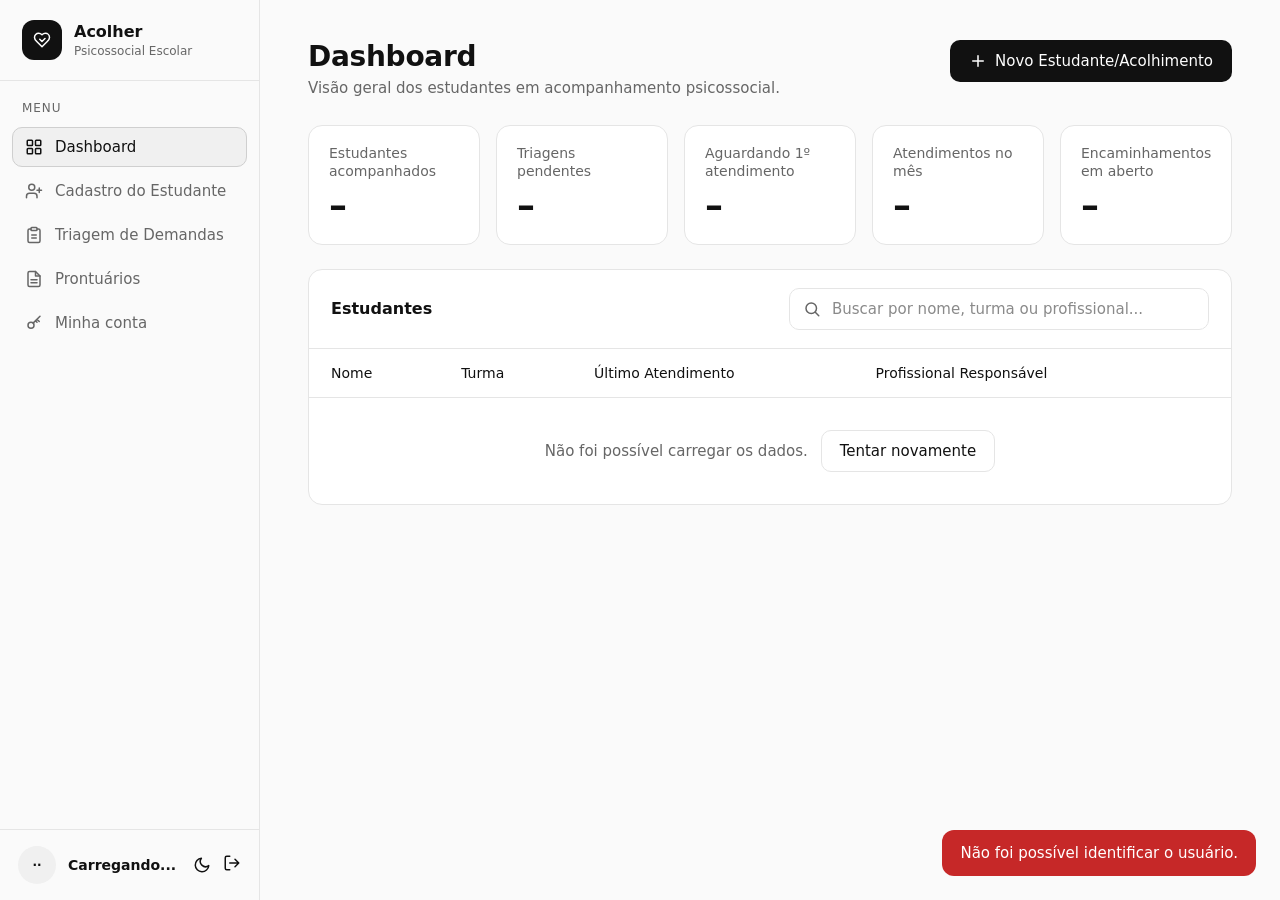
<file: index.html>
<!DOCTYPE html>
<html lang="pt-BR">
<head>
  <meta charset="UTF-8">
  <meta name="viewport" content="width=device-width, initial-scale=1">
  <title>Dashboard · Acolher</title>
  <link rel="stylesheet" href="assets/css/style.css">
  <script src="assets/js/tema.js"></script>
</head>
<body>

<!-- Ícones reaproveitáveis: usamos <use href="#i-nome"> onde precisar -->
<svg width="0" height="0" style="position:absolute" aria-hidden="true">
  <defs>
    <symbol id="i-logo" viewBox="0 0 24 24"><path d="M19 14c1.5-1.5 3-3.2 3-5.5A5.5 5.5 0 0 0 16.5 3c-1.8 0-3 .5-4.5 2-1.5-1.5-2.7-2-4.5-2A5.5 5.5 0 0 0 2 8.5c0 2.3 1.5 4 3 5.5l7 7Z"/><path d="m9 11 3 3 4-4"/></symbol>
    <symbol id="i-grid" viewBox="0 0 24 24"><rect x="3" y="3" width="7" height="7" rx="1"/><rect x="14" y="3" width="7" height="7" rx="1"/><rect x="14" y="14" width="7" height="7" rx="1"/><rect x="3" y="14" width="7" height="7" rx="1"/></symbol>
    <symbol id="i-user-plus" viewBox="0 0 24 24"><path d="M16 21v-2a4 4 0 0 0-4-4H6a4 4 0 0 0-4 4v2"/><circle cx="9" cy="7" r="4"/><path d="M19 8v6M22 11h-6"/></symbol>
    <symbol id="i-clipboard" viewBox="0 0 24 24"><rect x="8" y="2" width="8" height="4" rx="1"/><path d="M16 4h2a2 2 0 0 1 2 2v14a2 2 0 0 1-2 2H6a2 2 0 0 1-2-2V6a2 2 0 0 1 2-2h2M9 12h6M9 16h6"/></symbol>
    <symbol id="i-file" viewBox="0 0 24 24"><path d="M14 2H6a2 2 0 0 0-2 2v16a2 2 0 0 0 2 2h12a2 2 0 0 0 2-2V8Z"/><path d="M14 2v6h6M8 13h8M8 17h8"/></symbol>
    <symbol id="i-logout" viewBox="0 0 24 24"><path d="M9 21H5a2 2 0 0 1-2-2V5a2 2 0 0 1 2-2h4M16 17l5-5-5-5M21 12H9"/></symbol>
    <symbol id="i-plus" viewBox="0 0 24 24"><path d="M12 5v14M5 12h14"/></symbol>
    <symbol id="i-search" viewBox="0 0 24 24"><circle cx="11" cy="11" r="7"/><path d="m21 21-4.3-4.3"/></symbol>
    <symbol id="i-chevron" viewBox="0 0 24 24"><path d="m9 6 6 6-6 6"/></symbol>
    <symbol id="i-key" viewBox="0 0 24 24"><circle cx="8" cy="15" r="4"/><path d="m10.8 12.2 9.2-9.2M16 7l3 3M14 9l2 2"/></symbol>
    <symbol id="i-users" viewBox="0 0 24 24"><path d="M16 21v-2a4 4 0 0 0-4-4H6a4 4 0 0 0-4 4v2"/><circle cx="9" cy="7" r="4"/><path d="M22 21v-2a4 4 0 0 0-3-3.9M16 3.1a4 4 0 0 1 0 7.8"/></symbol>
    <symbol id="i-school" viewBox="0 0 24 24"><path d="m22 10-10-5-10 5 10 5 10-5Z"/><path d="M6 12v5c0 1 2.7 3 6 3s6-2 6-3v-5M22 10v6"/></symbol>
  </defs>
</svg>

<div class="layout">

  <!-- ============ MENU LATERAL ============ -->
  <aside class="sidebar">
    <div class="marca">
      <div class="marca-icone"><svg class="icone"><use href="#i-logo"/></svg></div>
      <div>
        <strong>Acolher</strong>
        <span>Psicossocial Escolar</span>
      </div>
    </div>

    <nav class="menu">
      <p class="menu-titulo">MENU</p>
      <a href="index.html" class="ativo"><svg class="icone"><use href="#i-grid"/></svg>Dashboard</a>
      <a href="cadastro-estudante.html"><svg class="icone"><use href="#i-user-plus"/></svg>Cadastro do Estudante</a>
      <a href="triagem-demandas.html"><svg class="icone"><use href="#i-clipboard"/></svg>Triagem de Demandas</a>
      <a href="prontuario.html"><svg class="icone"><use href="#i-file"/></svg>Prontuários</a>
      <a href="estudantes.html" id="menu-estudantes" hidden><svg class="icone"><use href="#i-school"/></svg>Estudantes</a>
      <a href="usuarios.html" id="menu-usuarios" hidden><svg class="icone"><use href="#i-users"/></svg>Usuários</a>
      <a href="minha-conta.html"><svg class="icone"><use href="#i-key"/></svg>Minha conta</a>
    </nav>

    <!-- Usuário logado: preenchido pelo comum.js (carregarUsuario) -->
    <div class="usuario">
      <div class="avatar" id="usuario-avatar">··</div>
      <div class="usuario-info">
        <strong id="usuario-nome">Carregando...</strong>
        <span id="usuario-cargo"></span>
      </div>
      <a href="#" class="sair" title="Sair"><svg class="icone"><use href="#i-logout"/></svg></a>
    </div>
  </aside>

  <!-- ============ CONTEÚDO ============ -->
  <main class="conteudo largo">

    <div class="topo-pagina">
      <div>
        <h1>Dashboard</h1>
        <p class="subtitulo">Visão geral dos estudantes em acompanhamento psicossocial.</p>
      </div>
      <a href="cadastro-estudante.html" class="btn btn-escuro">
        <svg class="icone"><use href="#i-plus"/></svg>Novo Estudante/Acolhimento
      </a>
    </div>

    <!-- ---------- 4 indicadores (preenchidos pelo JS) ---------- -->
    <section class="cards-resumo" aria-label="Indicadores">
      <div class="card indicador">
        <span class="indicador-rotulo">Estudantes acompanhados</span>
        <strong class="indicador-valor" id="card-acompanhados">–</strong>
      </div>
      <div class="card indicador">
        <span class="indicador-rotulo">Triagens pendentes</span>
        <strong class="indicador-valor" id="card-triagens">–</strong>
      </div>
      <div class="card indicador">
        <span class="indicador-rotulo">Aguardando 1º atendimento</span>
        <strong class="indicador-valor" id="card-aguardando">–</strong>
      </div>
      <div class="card indicador">
        <span class="indicador-rotulo">Atendimentos no mês</span>
        <strong class="indicador-valor" id="card-atendimentos">–</strong>
      </div>
      <div class="card indicador">
        <span class="indicador-rotulo">Encaminhamentos em aberto</span>
        <strong class="indicador-valor" id="card-enc-abertos">–</strong>
        <!-- Só aparece quando há encaminhamento aberto com prazo vencido -->
        <span class="indicador-alerta" id="card-enc-vencidos" hidden></span>
      </div>
    </section>

    <!-- ---------- Lista de estudantes ---------- -->
    <section class="card">
      <header class="card-topo entre">
        <h2>Estudantes</h2>
        <div class="busca">
          <svg class="icone"><use href="#i-search"/></svg>
          <input id="busca" type="search" placeholder="Buscar por nome, turma ou profissional..." autocomplete="off" aria-label="Buscar estudantes">
        </div>
      </header>

      <div class="tabela-rolagem">
        <table class="tabela">
          <thead>
            <tr>
              <th>Nome</th>
              <th>Turma</th>
              <th>Último Atendimento</th>
              <th>Profissional Responsável</th>
              <th class="col-seta"><span class="so-leitor">Abrir</span></th>
            </tr>
          </thead>
          <tbody id="lista-estudantes">
            <tr><td colspan="5" class="vazio">Carregando...</td></tr>
          </tbody>
        </table>
      </div>

      <!-- Paginação: só aparece quando há mais estudantes do que cabe em uma página -->
      <footer class="paginacao" id="paginacao" hidden>
        <span id="pag-info"></span>
        <div class="pag-botoes">
          <button type="button" class="btn btn-claro" id="pag-anterior">Anterior</button>
          <span id="pag-numero"></span>
          <button type="button" class="btn btn-claro" id="pag-proximo">Próxima</button>
        </div>
      </footer>
    </section>
  </main>
</div>

<div id="aviso" class="aviso" role="status" aria-live="polite"></div>

<script src="assets/js/comum.js"></script>
<script src="assets/js/dashboard.js"></script>
</body>
</html>
</file>
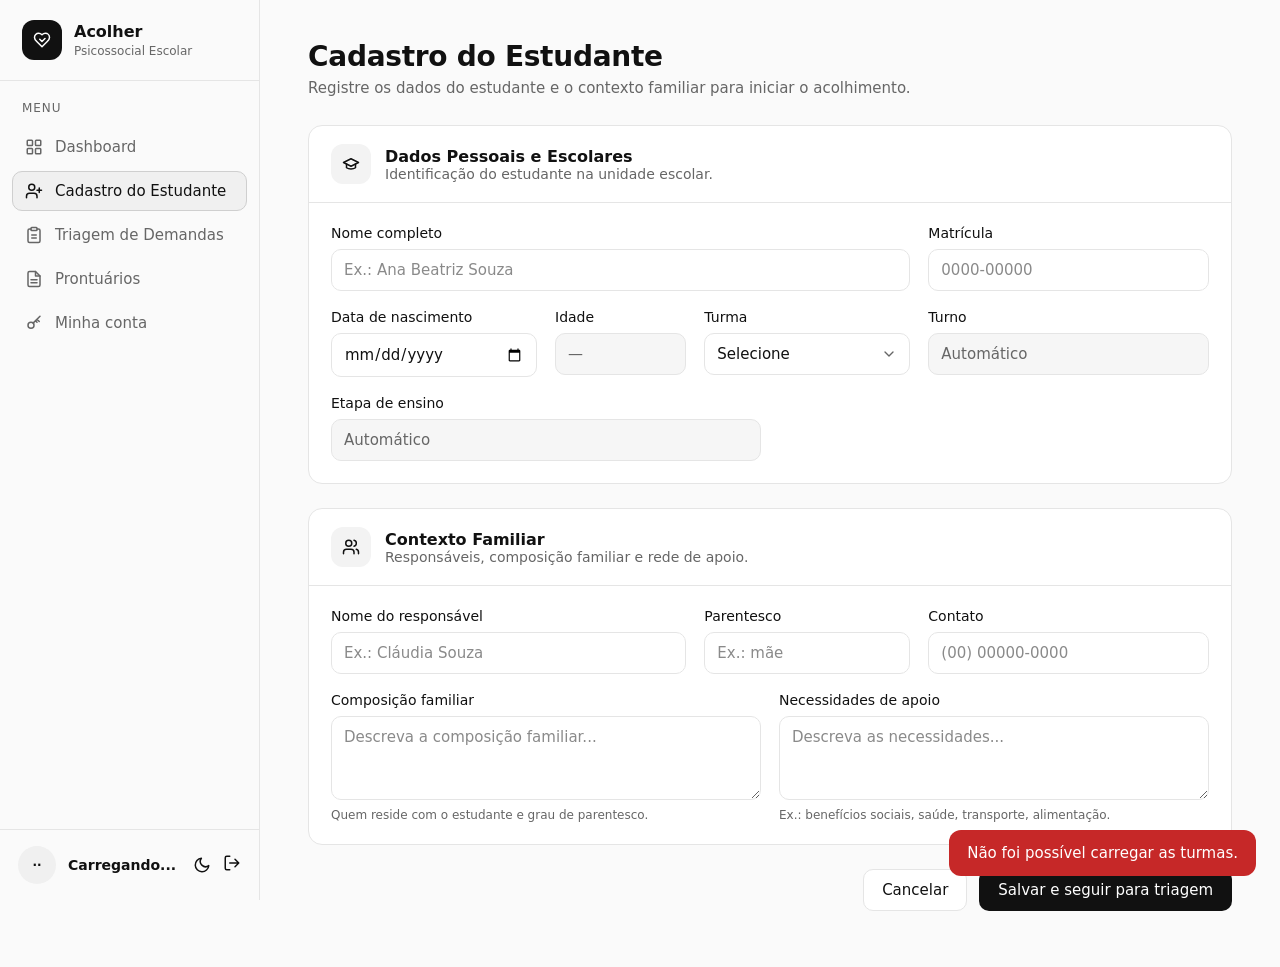
<file: cadastro-estudante.html>
<!DOCTYPE html>
<html lang="pt-BR">
<head>
  <meta charset="UTF-8">
  <meta name="viewport" content="width=device-width, initial-scale=1">
  <title>Cadastro do Estudante · Acolher</title>
  <link rel="stylesheet" href="assets/css/style.css">
  <script src="assets/js/tema.js"></script>
</head>
<body>

<!-- Ícones reaproveitáveis: usamos <use href="#i-nome"> onde precisar -->
<svg width="0" height="0" style="position:absolute" aria-hidden="true">
  <defs>
    <symbol id="i-logo" viewBox="0 0 24 24"><path d="M19 14c1.5-1.5 3-3.2 3-5.5A5.5 5.5 0 0 0 16.5 3c-1.8 0-3 .5-4.5 2-1.5-1.5-2.7-2-4.5-2A5.5 5.5 0 0 0 2 8.5c0 2.3 1.5 4 3 5.5l7 7Z"/><path d="m9 11 3 3 4-4"/></symbol>
    <symbol id="i-grid" viewBox="0 0 24 24"><rect x="3" y="3" width="7" height="7" rx="1"/><rect x="14" y="3" width="7" height="7" rx="1"/><rect x="14" y="14" width="7" height="7" rx="1"/><rect x="3" y="14" width="7" height="7" rx="1"/></symbol>
    <symbol id="i-user-plus" viewBox="0 0 24 24"><path d="M16 21v-2a4 4 0 0 0-4-4H6a4 4 0 0 0-4 4v2"/><circle cx="9" cy="7" r="4"/><path d="M19 8v6M22 11h-6"/></symbol>
    <symbol id="i-clipboard" viewBox="0 0 24 24"><rect x="8" y="2" width="8" height="4" rx="1"/><path d="M16 4h2a2 2 0 0 1 2 2v14a2 2 0 0 1-2 2H6a2 2 0 0 1-2-2V6a2 2 0 0 1 2-2h2M9 12h6M9 16h6"/></symbol>
    <symbol id="i-file" viewBox="0 0 24 24"><path d="M14 2H6a2 2 0 0 0-2 2v16a2 2 0 0 0 2 2h12a2 2 0 0 0 2-2V8Z"/><path d="M14 2v6h6M8 13h8M8 17h8"/></symbol>
    <symbol id="i-logout" viewBox="0 0 24 24"><path d="M9 21H5a2 2 0 0 1-2-2V5a2 2 0 0 1 2-2h4M16 17l5-5-5-5M21 12H9"/></symbol>
    <symbol id="i-school" viewBox="0 0 24 24"><path d="M22 10 12 5 2 10l10 5 10-5Z"/><path d="M6 12v5c3 2 9 2 12 0v-5"/></symbol>
    <symbol id="i-users" viewBox="0 0 24 24"><path d="M16 21v-2a4 4 0 0 0-4-4H6a4 4 0 0 0-4 4v2"/><circle cx="9" cy="7" r="4"/><path d="M22 21v-2a4 4 0 0 0-3-3.9M16 3.1a4 4 0 0 1 0 7.8"/></symbol>
    <symbol id="i-key" viewBox="0 0 24 24"><circle cx="8" cy="15" r="4"/><path d="m10.8 12.2 9.2-9.2M16 7l3 3M14 9l2 2"/></symbol>
  </defs>
</svg>

<div class="layout">

  <!-- ============ MENU LATERAL ============ -->
  <aside class="sidebar">
    <div class="marca">
      <div class="marca-icone"><svg class="icone"><use href="#i-logo"/></svg></div>
      <div>
        <strong>Acolher</strong>
        <span>Psicossocial Escolar</span>
      </div>
    </div>

    <nav class="menu">
      <p class="menu-titulo">MENU</p>
      <!-- As outras telas ainda não existem: os links serão ligados quando forem criadas -->
      <a href="index.html"><svg class="icone"><use href="#i-grid"/></svg>Dashboard</a>
      <a href="cadastro-estudante.html" class="ativo"><svg class="icone"><use href="#i-user-plus"/></svg>Cadastro do Estudante</a>
      <a href="triagem-demandas.html"><svg class="icone"><use href="#i-clipboard"/></svg>Triagem de Demandas</a>
      <a href="prontuario.html"><svg class="icone"><use href="#i-file"/></svg>Prontuários</a>
      <a href="estudantes.html" id="menu-estudantes" hidden><svg class="icone"><use href="#i-school"/></svg>Estudantes</a>
      <a href="usuarios.html" id="menu-usuarios" hidden><svg class="icone"><use href="#i-users"/></svg>Usuários</a>
      <a href="minha-conta.html"><svg class="icone"><use href="#i-key"/></svg>Minha conta</a>
    </nav>

    <!-- Usuário logado: preenchido pelo comum.js (carregarUsuario) -->
    <div class="usuario">
      <div class="avatar" id="usuario-avatar">··</div>
      <div class="usuario-info">
        <strong id="usuario-nome">Carregando...</strong>
        <span id="usuario-cargo"></span>
      </div>
      <a href="#" class="sair" title="Sair"><svg class="icone"><use href="#i-logout"/></svg></a>
    </div>
  </aside>

  <!-- ============ CONTEÚDO ============ -->
  <main class="conteudo">
    <h1>Cadastro do Estudante</h1>
    <p class="subtitulo">Registre os dados do estudante e o contexto familiar para iniciar o acolhimento.</p>

    <!-- novalidate: a validação é feita pelo nosso JS (e pelo PHP), com mensagens em português -->
    <form id="form-estudante" novalidate>

      <!-- ---------- Card 1: dados pessoais e escolares ---------- -->
      <section class="card">
        <header class="card-topo">
          <div class="card-icone"><svg class="icone"><use href="#i-school"/></svg></div>
          <div>
            <h2>Dados Pessoais e Escolares</h2>
            <p>Identificação do estudante na unidade escolar.</p>
          </div>
        </header>

        <div class="grade">
          <div class="campo col-8">
            <label for="nome_completo">Nome completo</label>
            <input id="nome_completo" name="nome_completo" type="text" maxlength="150" placeholder="Ex.: Ana Beatriz Souza" required>
            <small class="erro" data-erro="nome_completo"></small>
          </div>

          <div class="campo col-4">
            <label for="matricula">Matrícula</label>
            <input id="matricula" name="matricula" type="text" maxlength="10" inputmode="numeric" placeholder="0000-00000" required>
            <small class="erro" data-erro="matricula"></small>
          </div>

          <div class="campo col-3">
            <label for="data_nascimento">Data de nascimento</label>
            <input id="data_nascimento" name="data_nascimento" type="date" required>
            <small class="erro" data-erro="data_nascimento"></small>
          </div>

          <!-- Idade: calculada pelo JS, não vai para o banco -->
          <div class="campo col-2">
            <label for="idade">Idade</label>
            <input id="idade" type="text" value="—" readonly tabindex="-1">
          </div>

          <div class="campo col-3">
            <label for="turma_id">Turma</label>
            <select id="turma_id" name="turma_id" required>
              <option value="">Selecione</option>
            </select>
            <small class="erro" data-erro="turma_id"></small>
          </div>

          <!-- Turno e Etapa: preenchidos automaticamente a partir da turma escolhida -->
          <div class="campo col-4">
            <label for="turno">Turno</label>
            <input id="turno" type="text" value="Automático" readonly tabindex="-1">
          </div>

          <div class="campo col-6">
            <label for="etapa">Etapa de ensino</label>
            <input id="etapa" type="text" value="Automático" readonly tabindex="-1">
          </div>
        </div>
      </section>

      <!-- ---------- Card 2: contexto familiar ---------- -->
      <section class="card">
        <header class="card-topo">
          <div class="card-icone"><svg class="icone"><use href="#i-users"/></svg></div>
          <div>
            <h2>Contexto Familiar</h2>
            <p>Responsáveis, composição familiar e rede de apoio.</p>
          </div>
        </header>

        <div class="grade">
          <div class="campo col-5">
            <label for="responsavel_nome">Nome do responsável</label>
            <input id="responsavel_nome" name="responsavel_nome" type="text" maxlength="150" placeholder="Ex.: Cláudia Souza" required>
            <small class="erro" data-erro="responsavel_nome"></small>
          </div>

          <div class="campo col-3">
            <label for="responsavel_parentesco">Parentesco</label>
            <input id="responsavel_parentesco" name="responsavel_parentesco" type="text" maxlength="40" placeholder="Ex.: mãe" required>
            <small class="erro" data-erro="responsavel_parentesco"></small>
          </div>

          <div class="campo col-4">
            <label for="responsavel_telefone">Contato</label>
            <input id="responsavel_telefone" name="responsavel_telefone" type="tel" maxlength="15" inputmode="numeric" placeholder="(00) 00000-0000" required>
            <small class="erro" data-erro="responsavel_telefone"></small>
          </div>

          <div class="campo col-6">
            <label for="composicao_familiar">Composição familiar</label>
            <textarea id="composicao_familiar" name="composicao_familiar" rows="3" placeholder="Descreva a composição familiar..."></textarea>
            <small class="dica">Quem reside com o estudante e grau de parentesco.</small>
          </div>

          <div class="campo col-6">
            <label for="necessidades_apoio">Necessidades de apoio</label>
            <textarea id="necessidades_apoio" name="necessidades_apoio" rows="3" placeholder="Descreva as necessidades..."></textarea>
            <small class="dica">Ex.: benefícios sociais, saúde, transporte, alimentação.</small>
          </div>
        </div>
      </section>

      <div class="acoes">
        <button type="button" id="btn-cancelar" class="btn btn-claro">Cancelar</button>
        <button type="submit" id="btn-salvar" class="btn btn-escuro">Salvar e seguir para triagem</button>
      </div>
    </form>
  </main>
</div>

<!-- Aviso rápido (sucesso/erro) no canto da tela -->
<div id="aviso" class="aviso" role="status" aria-live="polite"></div>

<script src="assets/js/comum.js"></script>
<script src="assets/js/cadastro.js"></script>
</body>
</html>
</file>
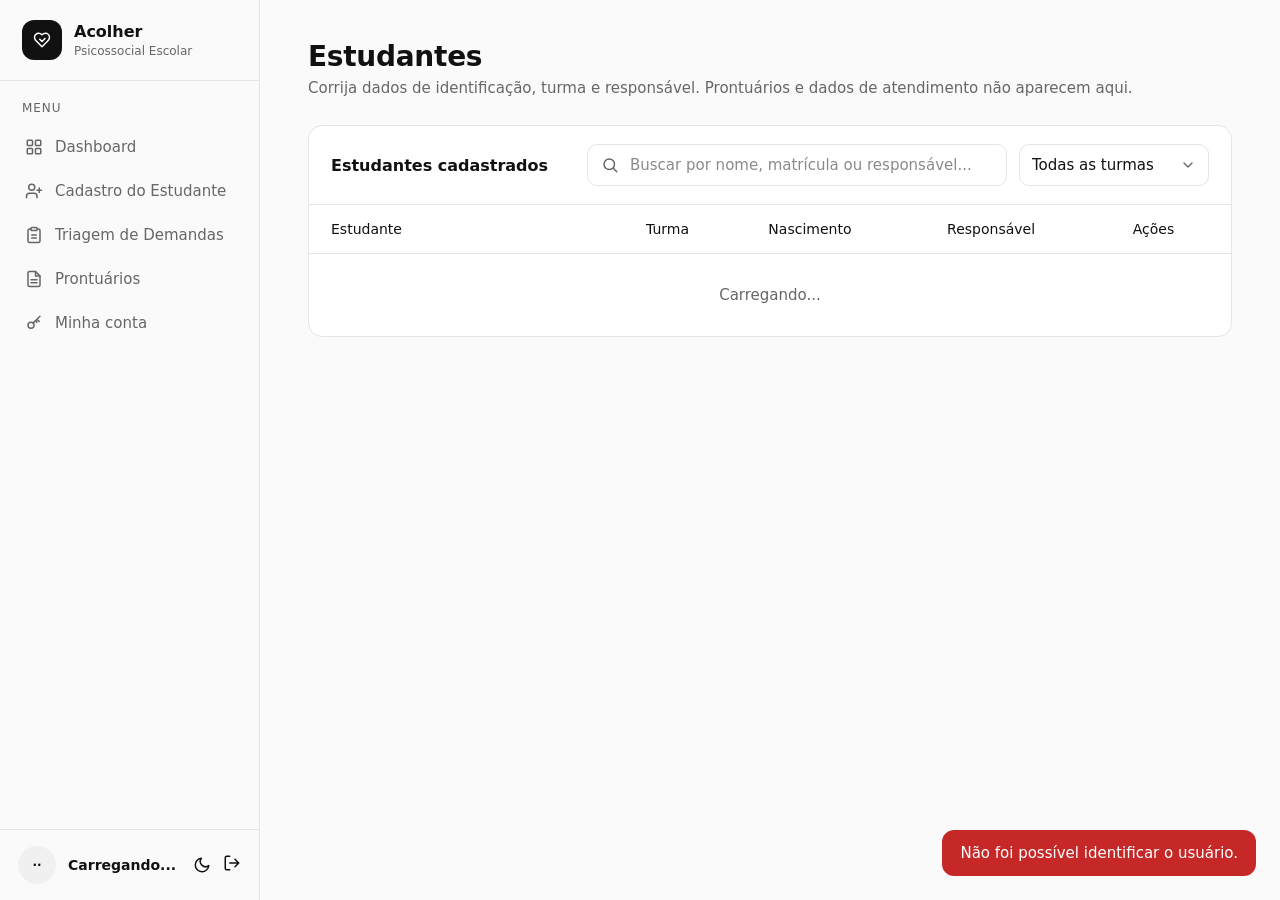
<file: estudantes.html>
<!DOCTYPE html>
<html lang="pt-BR">
<head>
  <meta charset="UTF-8">
  <meta name="viewport" content="width=device-width, initial-scale=1">
  <title>Estudantes · Acolher</title>
  <link rel="stylesheet" href="assets/css/style.css">
  <script src="assets/js/tema.js"></script>
</head>
<body>

<!-- Ícones reaproveitáveis: usamos <use href="#i-nome"> onde precisar -->
<svg width="0" height="0" style="position:absolute" aria-hidden="true">
  <defs>
    <symbol id="i-logo" viewBox="0 0 24 24"><path d="M19 14c1.5-1.5 3-3.2 3-5.5A5.5 5.5 0 0 0 16.5 3c-1.8 0-3 .5-4.5 2-1.5-1.5-2.7-2-4.5-2A5.5 5.5 0 0 0 2 8.5c0 2.3 1.5 4 3 5.5l7 7Z"/><path d="m9 11 3 3 4-4"/></symbol>
    <symbol id="i-grid" viewBox="0 0 24 24"><rect x="3" y="3" width="7" height="7" rx="1"/><rect x="14" y="3" width="7" height="7" rx="1"/><rect x="14" y="14" width="7" height="7" rx="1"/><rect x="3" y="14" width="7" height="7" rx="1"/></symbol>
    <symbol id="i-user-plus" viewBox="0 0 24 24"><path d="M16 21v-2a4 4 0 0 0-4-4H6a4 4 0 0 0-4 4v2"/><circle cx="9" cy="7" r="4"/><path d="M19 8v6M22 11h-6"/></symbol>
    <symbol id="i-clipboard" viewBox="0 0 24 24"><rect x="8" y="2" width="8" height="4" rx="1"/><path d="M16 4h2a2 2 0 0 1 2 2v14a2 2 0 0 1-2 2H6a2 2 0 0 1-2-2V6a2 2 0 0 1 2-2h2M9 12h6M9 16h6"/></symbol>
    <symbol id="i-file" viewBox="0 0 24 24"><path d="M14 2H6a2 2 0 0 0-2 2v16a2 2 0 0 0 2 2h12a2 2 0 0 0 2-2V8Z"/><path d="M14 2v6h6M8 13h8M8 17h8"/></symbol>
    <symbol id="i-logout" viewBox="0 0 24 24"><path d="M9 21H5a2 2 0 0 1-2-2V5a2 2 0 0 1 2-2h4M16 17l5-5-5-5M21 12H9"/></symbol>
    <symbol id="i-users" viewBox="0 0 24 24"><path d="M16 21v-2a4 4 0 0 0-4-4H6a4 4 0 0 0-4 4v2"/><circle cx="9" cy="7" r="4"/><path d="M22 21v-2a4 4 0 0 0-3-3.9M16 3.1a4 4 0 0 1 0 7.8"/></symbol>
    <symbol id="i-search" viewBox="0 0 24 24"><circle cx="11" cy="11" r="7"/><path d="m21 21-4.3-4.3"/></symbol>
    <symbol id="i-key" viewBox="0 0 24 24"><circle cx="8" cy="15" r="4"/><path d="m10.8 12.2 9.2-9.2M16 7l3 3M14 9l2 2"/></symbol>
    <symbol id="i-school" viewBox="0 0 24 24"><path d="m22 10-10-5-10 5 10 5 10-5Z"/><path d="M6 12v5c0 1 2.7 3 6 3s6-2 6-3v-5M22 10v6"/></symbol>
  </defs>
</svg>

<div class="layout">

  <!-- ============ MENU LATERAL ============ -->
  <aside class="sidebar">
    <div class="marca">
      <div class="marca-icone"><svg class="icone"><use href="#i-logo"/></svg></div>
      <div>
        <strong>Acolher</strong>
        <span>Psicossocial Escolar</span>
      </div>
    </div>

    <nav class="menu">
      <p class="menu-titulo">MENU</p>
      <a href="index.html"><svg class="icone"><use href="#i-grid"/></svg>Dashboard</a>
      <a href="cadastro-estudante.html"><svg class="icone"><use href="#i-user-plus"/></svg>Cadastro do Estudante</a>
      <a href="triagem-demandas.html"><svg class="icone"><use href="#i-clipboard"/></svg>Triagem de Demandas</a>
      <a href="prontuario.html"><svg class="icone"><use href="#i-file"/></svg>Prontuários</a>
      <a href="estudantes.html" id="menu-estudantes" hidden class="ativo"><svg class="icone"><use href="#i-school"/></svg>Estudantes</a>
      <a href="usuarios.html" id="menu-usuarios" hidden><svg class="icone"><use href="#i-users"/></svg>Usuários</a>
      <a href="minha-conta.html"><svg class="icone"><use href="#i-key"/></svg>Minha conta</a>
    </nav>

    <!-- Usuário logado: preenchido pelo comum.js (carregarUsuario) -->
    <div class="usuario">
      <div class="avatar" id="usuario-avatar">··</div>
      <div class="usuario-info">
        <strong id="usuario-nome">Carregando...</strong>
        <span id="usuario-cargo"></span>
      </div>
      <a href="#" class="sair" title="Sair"><svg class="icone"><use href="#i-logout"/></svg></a>
    </div>
  </aside>

  <!-- ============ CONTEÚDO ============ -->
  <main class="conteudo largo">
    <h1>Estudantes</h1>
    <p class="subtitulo">Corrija dados de identificação, turma e responsável. Prontuários e dados de atendimento não aparecem aqui.</p>

    <section class="card">
      <header class="card-topo entre">
        <div>
          <h2>Estudantes cadastrados</h2>
          <p id="estudantes-contagem"></p>
        </div>
        <div class="filtros-lista">
          <div class="busca">
            <svg class="icone"><use href="#i-search"/></svg>
            <input id="busca" type="search" placeholder="Buscar por nome, matrícula ou responsável..." autocomplete="off" aria-label="Buscar estudantes">
          </div>
          <select id="filtro-turma" aria-label="Filtrar por turma">
            <option value="">Todas as turmas</option>
          </select>
        </div>
      </header>

      <div class="tabela-rolagem">
        <table class="tabela tabela-estudantes">
          <thead>
            <tr>
              <th>Estudante</th>
              <th>Turma</th>
              <th>Nascimento</th>
              <th>Responsável</th>
              <th>Ações</th>
            </tr>
          </thead>
          <tbody id="lista-estudantes">
            <tr><td colspan="5" class="vazio">Carregando...</td></tr>
          </tbody>
        </table>
      </div>

      <footer class="paginacao" id="paginacao" hidden>
        <span id="pag-info"></span>
        <div class="pag-botoes">
          <button type="button" class="btn btn-claro" id="pag-anterior">Anterior</button>
          <span id="pag-numero"></span>
          <button type="button" class="btn btn-claro" id="pag-proximo">Próxima</button>
        </div>
      </footer>
    </section>
  </main>

  <!-- Janela de edição do estudante -->
  <dialog id="dlg-estudante" class="dlg-larga">
    <form id="form-estudante-edicao" novalidate>
      <h2>Corrigir dados do estudante</h2>
      <div class="grade">
        <div class="campo col-12">
          <label for="ed_nome">Nome completo</label>
          <input id="ed_nome" name="nome_completo" type="text" maxlength="150" autocomplete="off" required>
          <small class="erro" data-erro="nome_completo"></small>
        </div>
        <div class="campo col-6">
          <label for="ed_matricula">Matrícula</label>
          <input id="ed_matricula" name="matricula" type="text" maxlength="10" inputmode="numeric" placeholder="0000-00000" required>
          <small class="erro" data-erro="matricula"></small>
        </div>
        <div class="campo col-6">
          <label for="ed_nascimento">Data de nascimento</label>
          <input id="ed_nascimento" name="data_nascimento" type="date" required>
          <small class="erro" data-erro="data_nascimento"></small>
        </div>
        <div class="campo col-12">
          <label for="ed_turma">Turma</label>
          <select id="ed_turma" name="turma_id" required>
            <option value="">Selecione a turma</option>
          </select>
          <small class="erro" data-erro="turma_id"></small>
          <small class="dica">Para mudar o estudante de turma, escolha a nova turma aqui.</small>
        </div>
        <div class="campo col-12"><p class="subsecao">Responsável principal</p></div>
        <div class="campo col-12">
          <label for="ed_resp_nome">Nome do responsável</label>
          <input id="ed_resp_nome" name="responsavel_nome" type="text" maxlength="150" autocomplete="off" required>
          <small class="erro" data-erro="responsavel_nome"></small>
        </div>
        <div class="campo col-6">
          <label for="ed_resp_parentesco">Parentesco</label>
          <input id="ed_resp_parentesco" name="responsavel_parentesco" type="text" maxlength="40" autocomplete="off" required>
          <small class="erro" data-erro="responsavel_parentesco"></small>
        </div>
        <div class="campo col-6">
          <label for="ed_resp_telefone">Telefone</label>
          <input id="ed_resp_telefone" name="responsavel_telefone" type="text" maxlength="15" inputmode="tel" placeholder="(00) 00000-0000" required>
          <small class="erro" data-erro="responsavel_telefone"></small>
        </div>
      </div>
      <div class="dlg-acoes">
        <button type="button" id="ed-cancelar" class="btn btn-claro">Cancelar</button>
        <button type="submit" id="ed-salvar" class="btn btn-escuro">Salvar alterações</button>
      </div>
    </form>
  </dialog>
</div>

<div id="aviso" class="aviso" role="status" aria-live="polite"></div>

<script src="assets/js/comum.js"></script>
<script src="assets/js/estudantes.js"></script>
</body>
</html>
</file>
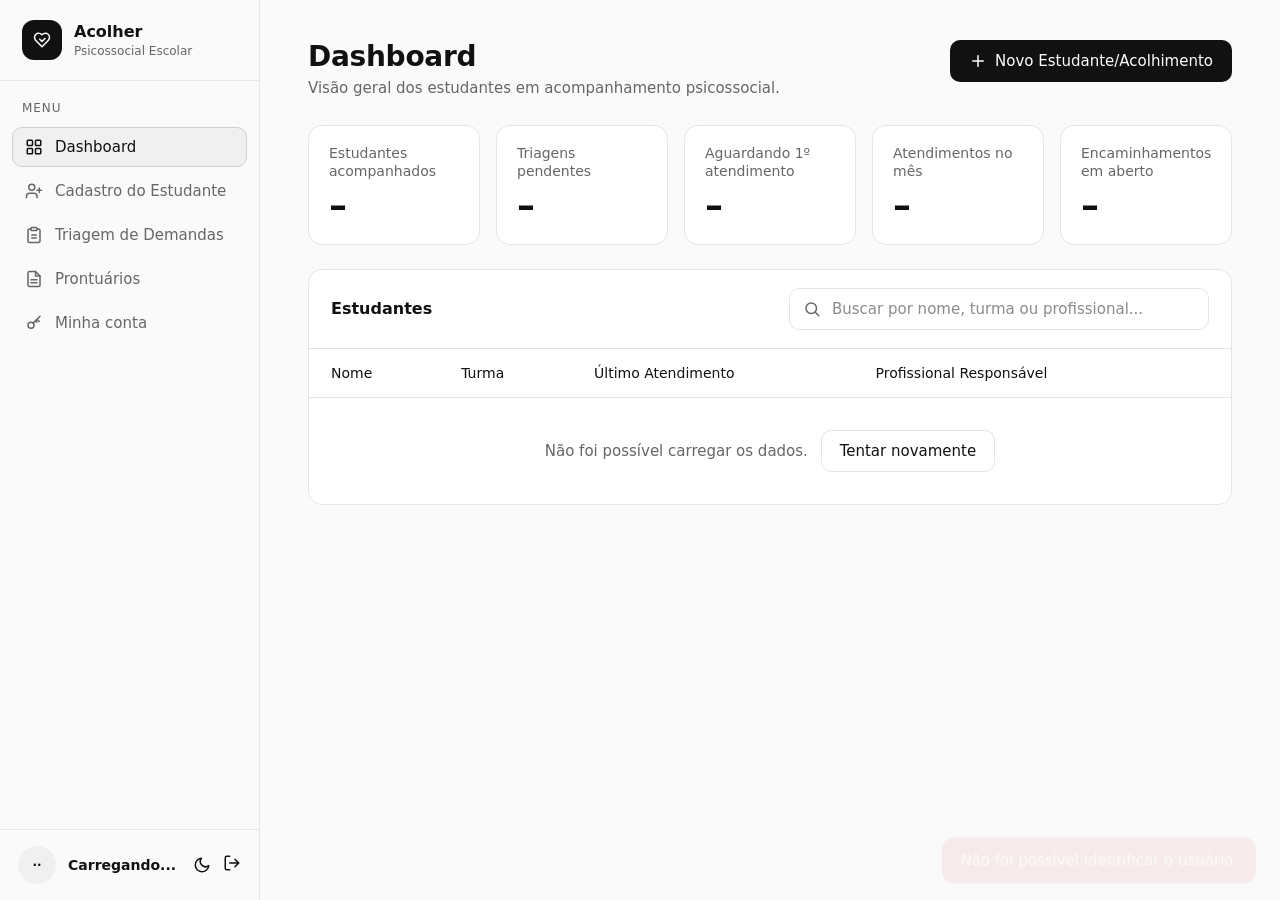
<file: login.html>
<!DOCTYPE html>
<html lang="pt-BR">
<head>
  <meta charset="UTF-8">
  <meta name="viewport" content="width=device-width, initial-scale=1">
  <title>Entrar · Acolher</title>
  <link rel="stylesheet" href="assets/css/style.css">
  <script src="assets/js/tema.js"></script>
</head>
<body class="login-pagina">

<main class="login-card">
  <div class="login-marca">
    <div class="marca-icone"><svg class="icone" viewBox="0 0 24 24"><path d="M19 14c1.5-1.5 3-3.2 3-5.5A5.5 5.5 0 0 0 16.5 3c-1.8 0-3 .5-4.5 2-1.5-1.5-2.7-2-4.5-2A5.5 5.5 0 0 0 2 8.5c0 2.3 1.5 4 3 5.5l7 7Z"/><path d="m9 11 3 3 4-4"/></svg></div>
    <h1>Acolher</h1>
    <p>Psicossocial Escolar</p>
  </div>

  <form id="form-login" novalidate>
    <div class="campo">
      <label for="email">E-mail</label>
      <input id="email" name="email" type="email" autocomplete="username" placeholder="nome@escola.com.br" autofocus>
    </div>

    <div class="campo">
      <label for="senha">Senha</label>
      <input id="senha" name="senha" type="password" autocomplete="current-password" placeholder="Sua senha">
    </div>

    <!-- Mensagem de erro do login (lida por leitores de tela) -->
    <p class="login-erro" id="login-erro" role="alert" hidden></p>

    <button type="submit" id="btn-entrar" class="btn btn-escuro">Entrar</button>
  </form>

  <p class="login-aviso">Acesso restrito à equipe técnica da escola.</p>
</main>

<script src="assets/js/login.js"></script>
</body>
</html>
</file>
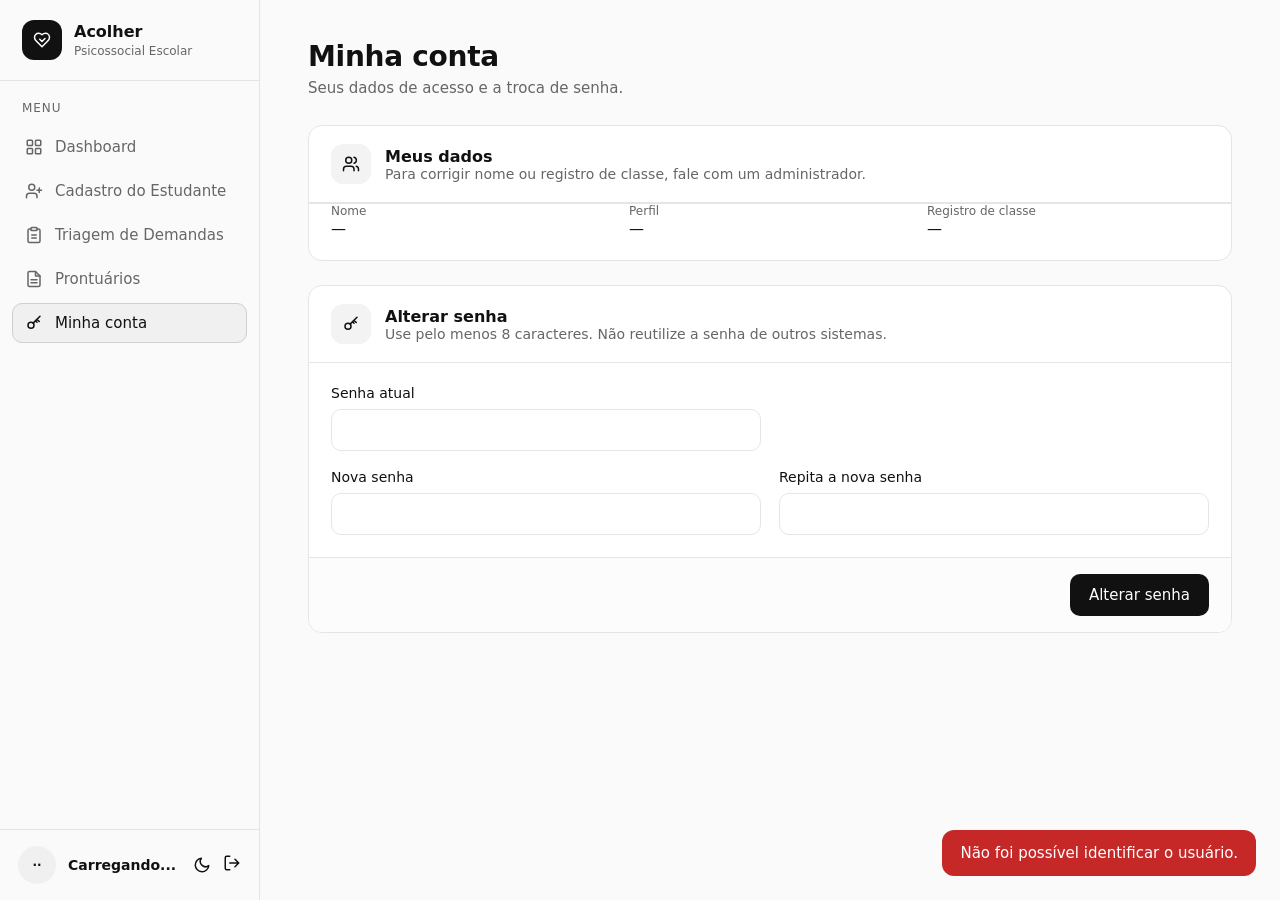
<file: minha-conta.html>
<!DOCTYPE html>
<html lang="pt-BR">
<head>
  <meta charset="UTF-8">
  <meta name="viewport" content="width=device-width, initial-scale=1">
  <title>Minha conta · Acolher</title>
  <link rel="stylesheet" href="assets/css/style.css">
  <script src="assets/js/tema.js"></script>
</head>
<body>

<!-- Ícones reaproveitáveis: usamos <use href="#i-nome"> onde precisar -->
<svg width="0" height="0" style="position:absolute" aria-hidden="true">
  <defs>
    <symbol id="i-logo" viewBox="0 0 24 24"><path d="M19 14c1.5-1.5 3-3.2 3-5.5A5.5 5.5 0 0 0 16.5 3c-1.8 0-3 .5-4.5 2-1.5-1.5-2.7-2-4.5-2A5.5 5.5 0 0 0 2 8.5c0 2.3 1.5 4 3 5.5l7 7Z"/><path d="m9 11 3 3 4-4"/></symbol>
    <symbol id="i-grid" viewBox="0 0 24 24"><rect x="3" y="3" width="7" height="7" rx="1"/><rect x="14" y="3" width="7" height="7" rx="1"/><rect x="14" y="14" width="7" height="7" rx="1"/><rect x="3" y="14" width="7" height="7" rx="1"/></symbol>
    <symbol id="i-user-plus" viewBox="0 0 24 24"><path d="M16 21v-2a4 4 0 0 0-4-4H6a4 4 0 0 0-4 4v2"/><circle cx="9" cy="7" r="4"/><path d="M19 8v6M22 11h-6"/></symbol>
    <symbol id="i-clipboard" viewBox="0 0 24 24"><rect x="8" y="2" width="8" height="4" rx="1"/><path d="M16 4h2a2 2 0 0 1 2 2v14a2 2 0 0 1-2 2H6a2 2 0 0 1-2-2V6a2 2 0 0 1 2-2h2M9 12h6M9 16h6"/></symbol>
    <symbol id="i-file" viewBox="0 0 24 24"><path d="M14 2H6a2 2 0 0 0-2 2v16a2 2 0 0 0 2 2h12a2 2 0 0 0 2-2V8Z"/><path d="M14 2v6h6M8 13h8M8 17h8"/></symbol>
    <symbol id="i-logout" viewBox="0 0 24 24"><path d="M9 21H5a2 2 0 0 1-2-2V5a2 2 0 0 1 2-2h4M16 17l5-5-5-5M21 12H9"/></symbol>
    <symbol id="i-users" viewBox="0 0 24 24"><path d="M16 21v-2a4 4 0 0 0-4-4H6a4 4 0 0 0-4 4v2"/><circle cx="9" cy="7" r="4"/><path d="M22 21v-2a4 4 0 0 0-3-3.9M16 3.1a4 4 0 0 1 0 7.8"/></symbol>
    <symbol id="i-key" viewBox="0 0 24 24"><circle cx="8" cy="15" r="4"/><path d="m10.8 12.2 9.2-9.2M16 7l3 3M14 9l2 2"/></symbol>
    <symbol id="i-school" viewBox="0 0 24 24"><path d="m22 10-10-5-10 5 10 5 10-5Z"/><path d="M6 12v5c0 1 2.7 3 6 3s6-2 6-3v-5M22 10v6"/></symbol>
  </defs>
</svg>

<div class="layout">

  <!-- ============ MENU LATERAL ============ -->
  <aside class="sidebar">
    <div class="marca">
      <div class="marca-icone"><svg class="icone"><use href="#i-logo"/></svg></div>
      <div>
        <strong>Acolher</strong>
        <span>Psicossocial Escolar</span>
      </div>
    </div>

    <nav class="menu">
      <p class="menu-titulo">MENU</p>
      <a href="index.html"><svg class="icone"><use href="#i-grid"/></svg>Dashboard</a>
      <a href="cadastro-estudante.html"><svg class="icone"><use href="#i-user-plus"/></svg>Cadastro do Estudante</a>
      <a href="triagem-demandas.html"><svg class="icone"><use href="#i-clipboard"/></svg>Triagem de Demandas</a>
      <a href="prontuario.html"><svg class="icone"><use href="#i-file"/></svg>Prontuários</a>
      <a href="estudantes.html" id="menu-estudantes" hidden><svg class="icone"><use href="#i-school"/></svg>Estudantes</a>
      <a href="usuarios.html" id="menu-usuarios" hidden><svg class="icone"><use href="#i-users"/></svg>Usuários</a>
      <a href="minha-conta.html" class="ativo"><svg class="icone"><use href="#i-key"/></svg>Minha conta</a>
    </nav>

    <!-- Usuário logado: preenchido pelo comum.js (carregarUsuario) -->
    <div class="usuario">
      <div class="avatar" id="usuario-avatar">··</div>
      <div class="usuario-info">
        <strong id="usuario-nome">Carregando...</strong>
        <span id="usuario-cargo"></span>
      </div>
      <a href="#" class="sair" title="Sair"><svg class="icone"><use href="#i-logout"/></svg></a>
    </div>
  </aside>

  <!-- ============ CONTEÚDO ============ -->
  <main class="conteudo">
    <h1>Minha conta</h1>
    <p class="subtitulo">Seus dados de acesso e a troca de senha.</p>

    <section class="card">
      <header class="card-topo">
        <div class="card-icone"><svg class="icone"><use href="#i-users"/></svg></div>
        <div>
          <h2>Meus dados</h2>
          <p>Para corrigir nome ou registro de classe, fale com um administrador.</p>
        </div>
      </header>
      <dl class="ficha-dados dados-conta">
        <div><dt>Nome</dt><dd id="conta-nome">—</dd></div>
        <div><dt>Perfil</dt><dd id="conta-perfil">—</dd></div>
        <div><dt>Registro de classe</dt><dd id="conta-registro">—</dd></div>
      </dl>
    </section>

    <form id="form-senha" novalidate>
      <section class="card">
        <header class="card-topo">
          <div class="card-icone"><svg class="icone"><use href="#i-key"/></svg></div>
          <div>
            <h2>Alterar senha</h2>
            <p>Use pelo menos 8 caracteres. Não reutilize a senha de outros sistemas.</p>
          </div>
        </header>

        <div class="grade">
          <div class="campo col-6">
            <label for="senha_atual">Senha atual</label>
            <input id="senha_atual" name="senha_atual" type="password" maxlength="72" autocomplete="current-password" required>
            <small class="erro" data-erro="senha_atual"></small>
          </div>
          <div class="campo col-6"></div>

          <div class="campo col-6">
            <label for="nova_senha">Nova senha</label>
            <input id="nova_senha" name="nova_senha" type="password" maxlength="72" autocomplete="new-password" required>
            <small class="erro" data-erro="nova_senha"></small>
          </div>

          <div class="campo col-6">
            <label for="confirmacao">Repita a nova senha</label>
            <input id="confirmacao" name="confirmacao" type="password" maxlength="72" autocomplete="new-password" required>
            <small class="erro" data-erro="confirmacao"></small>
          </div>
        </div>

        <div class="card-rodape">
          <button type="submit" id="btn-trocar" class="btn btn-escuro">Alterar senha</button>
        </div>
      </section>
    </form>
  </main>
</div>

<div id="aviso" class="aviso" role="status" aria-live="polite"></div>

<script src="assets/js/comum.js"></script>
<script src="assets/js/conta.js"></script>
</body>
</html>
</file>
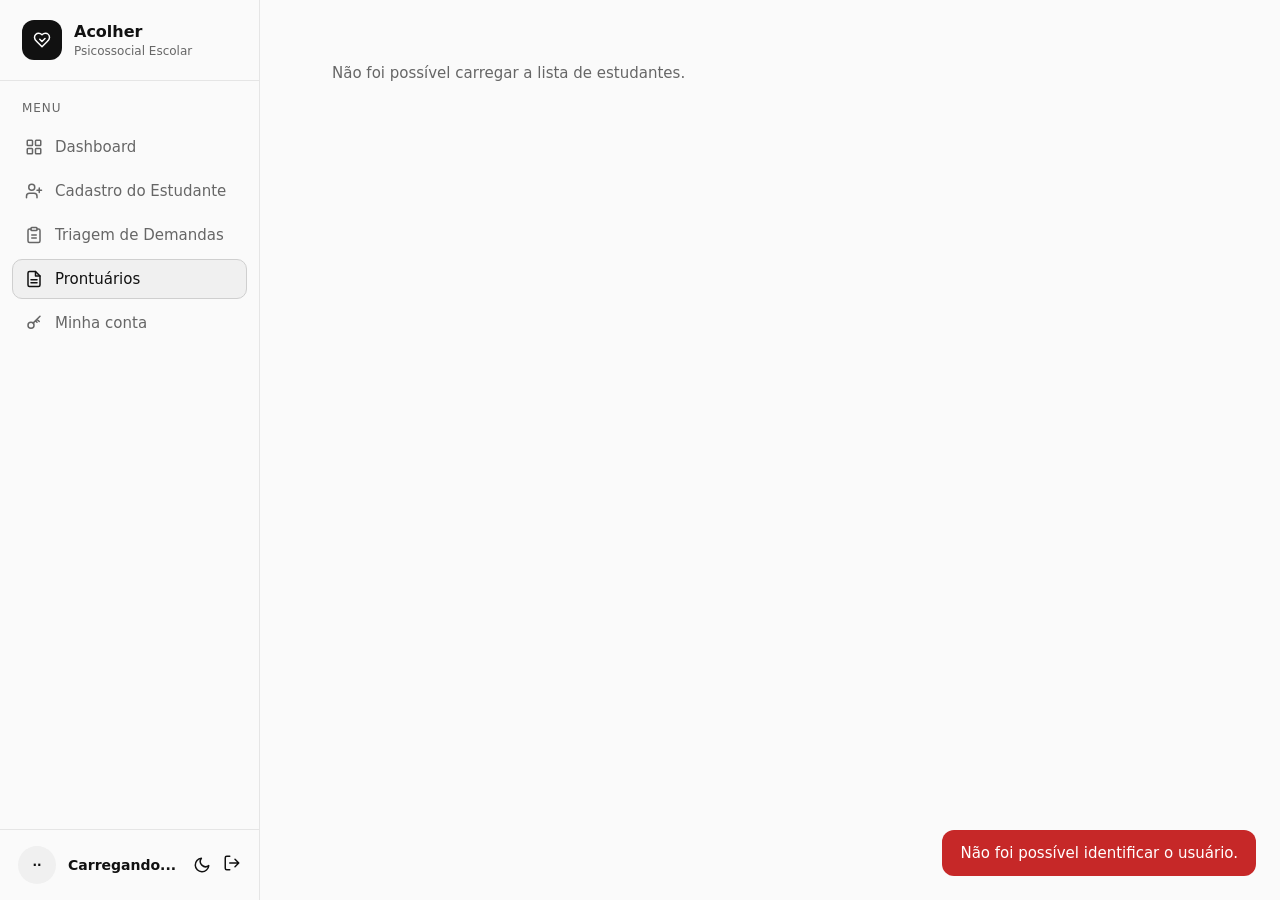
<file: prontuario.html>
<!DOCTYPE html>
<html lang="pt-BR">
<head>
  <meta charset="UTF-8">
  <meta name="viewport" content="width=device-width, initial-scale=1">
  <title>Prontuário · Acolher</title>
  <link rel="stylesheet" href="assets/css/style.css">
  <script src="assets/js/tema.js"></script>
</head>
<body>

<!-- Ícones reaproveitáveis: usamos <use href="#i-nome"> onde precisar -->
<svg width="0" height="0" style="position:absolute" aria-hidden="true">
  <defs>
    <symbol id="i-logo" viewBox="0 0 24 24"><path d="M19 14c1.5-1.5 3-3.2 3-5.5A5.5 5.5 0 0 0 16.5 3c-1.8 0-3 .5-4.5 2-1.5-1.5-2.7-2-4.5-2A5.5 5.5 0 0 0 2 8.5c0 2.3 1.5 4 3 5.5l7 7Z"/><path d="m9 11 3 3 4-4"/></symbol>
    <symbol id="i-grid" viewBox="0 0 24 24"><rect x="3" y="3" width="7" height="7" rx="1"/><rect x="14" y="3" width="7" height="7" rx="1"/><rect x="14" y="14" width="7" height="7" rx="1"/><rect x="3" y="14" width="7" height="7" rx="1"/></symbol>
    <symbol id="i-user-plus" viewBox="0 0 24 24"><path d="M16 21v-2a4 4 0 0 0-4-4H6a4 4 0 0 0-4 4v2"/><circle cx="9" cy="7" r="4"/><path d="M19 8v6M22 11h-6"/></symbol>
    <symbol id="i-clipboard" viewBox="0 0 24 24"><rect x="8" y="2" width="8" height="4" rx="1"/><path d="M16 4h2a2 2 0 0 1 2 2v14a2 2 0 0 1-2 2H6a2 2 0 0 1-2-2V6a2 2 0 0 1 2-2h2M9 12h6M9 16h6"/></symbol>
    <symbol id="i-file" viewBox="0 0 24 24"><path d="M14 2H6a2 2 0 0 0-2 2v16a2 2 0 0 0 2 2h12a2 2 0 0 0 2-2V8Z"/><path d="M14 2v6h6M8 13h8M8 17h8"/></symbol>
    <symbol id="i-logout" viewBox="0 0 24 24"><path d="M9 21H5a2 2 0 0 1-2-2V5a2 2 0 0 1 2-2h4M16 17l5-5-5-5M21 12H9"/></symbol>
    <symbol id="i-key" viewBox="0 0 24 24"><circle cx="8" cy="15" r="4"/><path d="m10.8 12.2 9.2-9.2M16 7l3 3M14 9l2 2"/></symbol>
    <symbol id="i-users" viewBox="0 0 24 24"><path d="M16 21v-2a4 4 0 0 0-4-4H6a4 4 0 0 0-4 4v2"/><circle cx="9" cy="7" r="4"/><path d="M22 21v-2a4 4 0 0 0-3-3.9M16 3.1a4 4 0 0 1 0 7.8"/></symbol>
    <symbol id="i-school" viewBox="0 0 24 24"><path d="m22 10-10-5-10 5 10 5 10-5Z"/><path d="M6 12v5c0 1 2.7 3 6 3s6-2 6-3v-5M22 10v6"/></symbol>
  </defs>
</svg>

<div class="layout">

  <!-- ============ MENU LATERAL ============ -->
  <aside class="sidebar">
    <div class="marca">
      <div class="marca-icone"><svg class="icone"><use href="#i-logo"/></svg></div>
      <div>
        <strong>Acolher</strong>
        <span>Psicossocial Escolar</span>
      </div>
    </div>

    <nav class="menu">
      <p class="menu-titulo">MENU</p>
      <a href="index.html"><svg class="icone"><use href="#i-grid"/></svg>Dashboard</a>
      <a href="cadastro-estudante.html"><svg class="icone"><use href="#i-user-plus"/></svg>Cadastro do Estudante</a>
      <a href="triagem-demandas.html"><svg class="icone"><use href="#i-clipboard"/></svg>Triagem de Demandas</a>
      <a href="prontuario.html" class="ativo"><svg class="icone"><use href="#i-file"/></svg>Prontuários</a>
      <a href="estudantes.html" id="menu-estudantes" hidden><svg class="icone"><use href="#i-school"/></svg>Estudantes</a>
      <a href="usuarios.html" id="menu-usuarios" hidden><svg class="icone"><use href="#i-users"/></svg>Usuários</a>
      <a href="minha-conta.html"><svg class="icone"><use href="#i-key"/></svg>Minha conta</a>
    </nav>

    <!-- Usuário logado: preenchido pelo comum.js (carregarUsuario) -->
    <div class="usuario">
      <div class="avatar" id="usuario-avatar">··</div>
      <div class="usuario-info">
        <strong id="usuario-nome">Carregando...</strong>
        <span id="usuario-cargo"></span>
      </div>
      <a href="#" class="sair" title="Sair"><svg class="icone"><use href="#i-logout"/></svg></a>
    </div>
  </aside>

  <!-- ============ CONTEÚDO ============ -->
  <main class="conteudo largo">

    <!-- Estado 1: abriu sem ?id= -> escolher o estudante -->
    <section id="area-seletor" class="card" hidden>
      <header class="card-topo">
        <div>
          <h2>Prontuários</h2>
          <p>Escolha o estudante para abrir o prontuário.</p>
        </div>
      </header>
      <div class="grade">
        <div class="campo col-8">
          <label for="seletor-estudante">Estudante</label>
          <select id="seletor-estudante"><option value="">Selecione o estudante</option></select>
        </div>
      </div>
    </section>

    <!-- Estado 2: id inválido ou erro -->
    <p id="area-erro" class="vazio" hidden></p>

    <!-- Estado 3: prontuário aberto -->
    <div id="area-prontuario" hidden>

      <!-- Ficha do estudante -->
      <section class="card ficha">
        <div class="ficha-topo">
          <div class="avatar grande" id="ficha-avatar"></div>
          <div>
            <a href="index.html" class="voltar">← Voltar ao dashboard</a>
            <div class="ficha-nome">
              <h1 id="ficha-nome"></h1>
              <span class="selo" id="ficha-status"></span>
            </div>
            <p class="subtitulo-ficha" id="ficha-etapa"></p>
          </div>
        </div>
        <dl class="ficha-dados">
          <div><dt>Matrícula</dt><dd id="ficha-matricula"></dd></div>
          <div><dt>Turma</dt><dd id="ficha-turma"></dd></div>
          <div><dt>Idade</dt><dd id="ficha-idade"></dd></div>
          <div><dt>Responsável</dt><dd id="ficha-responsavel"></dd></div>
          <div><dt>Profissional</dt><dd id="ficha-profissional"></dd></div>
        </dl>
      </section>

      <div class="duas-colunas">

        <!-- ---------- Coluna esquerda: linha do tempo + encaminhamentos ---------- -->
        <div>
          <section class="card">
            <header class="card-topo">
              <div>
                <h2>Linha do Tempo</h2>
                <p id="linha-contagem"></p>
              </div>
            </header>
            <ol class="linha-tempo" id="linha-tempo"></ol>
          </section>

          <section class="card">
            <header class="card-topo">
              <div>
                <h2>Encaminhamentos</h2>
                <p id="enc-contagem"></p>
              </div>
            </header>
            <ul class="lista-enc" id="lista-enc"></ul>
          </section>
        </div>

        <!-- ---------- Coluna direita: novo atendimento ---------- -->
        <section class="card" id="card-novo">
          <header class="card-topo">
            <div>
              <h2>Novo Atendimento</h2>
              <p>Registre a intervenção realizada com o estudante.</p>
            </div>
          </header>

          <form id="form-atendimento" novalidate>
            <div class="grade">
              <div class="campo col-6">
                <label for="data_atendimento">Data</label>
                <input id="data_atendimento" name="data_atendimento" type="date" required>
                <small class="erro" data-erro="data_atendimento"></small>
              </div>

              <div class="campo col-6">
                <label for="modalidade">Modalidade</label>
                <select id="modalidade" name="modalidade" required>
                  <option value="">Selecione</option>
                  <option value="INDIVIDUAL">Individual</option>
                  <option value="GRUPO">Grupo</option>
                  <option value="FAMILIA">Família</option>
                  <option value="PROFESSORES">Professores</option>
                  <option value="TELEFONE">Telefone</option>
                </select>
                <small class="erro" data-erro="modalidade"></small>
              </div>

              <!-- Profissional: sempre o usuário logado (campo só de leitura) -->
              <div class="campo col-6">
                <label for="profissional">Profissional</label>
                <input id="profissional" type="text" readonly tabindex="-1">
              </div>

              <div class="campo col-6">
                <label for="tipo_acao_id">Tipo de intervenção</label>
                <select id="tipo_acao_id" name="tipo_acao_id" required>
                  <option value="">Selecione</option>
                </select>
                <small class="erro" data-erro="tipo_acao_id"></small>
              </div>

              <div class="campo col-12">
                <label for="descricao">Descrição da intervenção</label>
                <textarea id="descricao" name="descricao" rows="4" placeholder="Descreva o que foi realizado e as observações relevantes..." required></textarea>
                <small class="erro" data-erro="descricao"></small>
              </div>

              <!-- Encaminhamento é opcional. Sem destino, o prazo fica desligado. -->
              <div class="campo col-6">
                <label for="destino_id">Encaminhamento</label>
                <select id="destino_id" name="destino_id">
                  <option value="">Sem encaminhamento</option>
                </select>
                <small class="erro" data-erro="destino_id"></small>
              </div>

              <div class="campo col-6">
                <label for="prazo">Prazo do encaminhamento</label>
                <input id="prazo" name="prazo" type="date" disabled>
                <small class="erro" data-erro="prazo"></small>
                <small class="dica">Data de retorno ou reavaliação.</small>
              </div>
            </div>

            <div class="card-rodape">
              <button type="button" id="btn-limpar" class="btn btn-claro">Limpar</button>
              <button type="submit" id="btn-salvar" class="btn btn-escuro">Registrar atendimento</button>
            </div>
          </form>
        </section>
      </div>
    </div>
  </main>
</div>

<div id="aviso" class="aviso" role="status" aria-live="polite"></div>

<script src="assets/js/comum.js"></script>
<script src="assets/js/prontuario.js"></script>
</body>
</html>
</file>
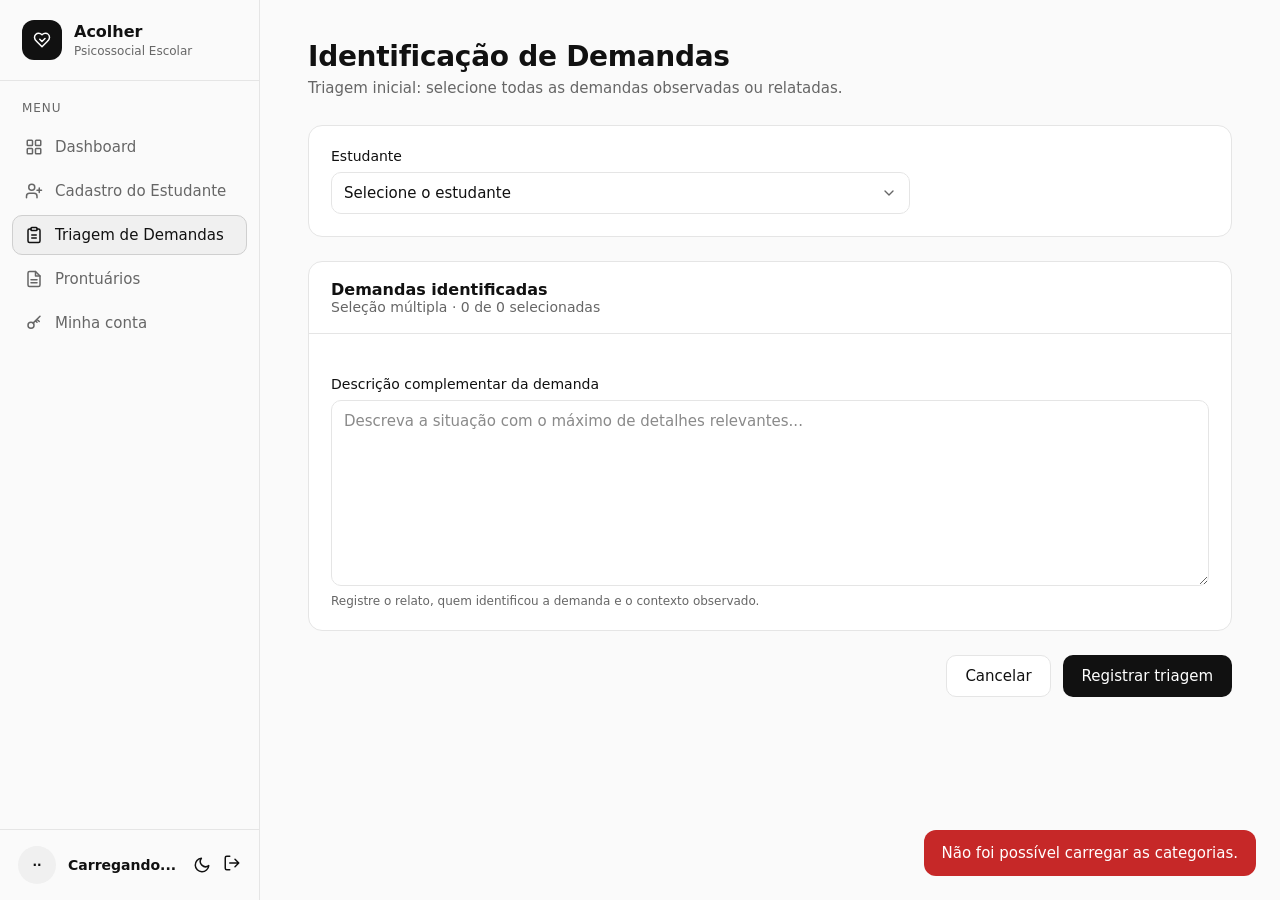
<file: triagem-demandas.html>
<!DOCTYPE html>
<html lang="pt-BR">
<head>
  <meta charset="UTF-8">
  <meta name="viewport" content="width=device-width, initial-scale=1">
  <title>Triagem de Demandas · Acolher</title>
  <link rel="stylesheet" href="assets/css/style.css">
  <script src="assets/js/tema.js"></script>
</head>
<body>

<!-- Ícones reaproveitáveis: usamos <use href="#i-nome"> onde precisar -->
<svg width="0" height="0" style="position:absolute" aria-hidden="true">
  <defs>
    <symbol id="i-logo" viewBox="0 0 24 24"><path d="M19 14c1.5-1.5 3-3.2 3-5.5A5.5 5.5 0 0 0 16.5 3c-1.8 0-3 .5-4.5 2-1.5-1.5-2.7-2-4.5-2A5.5 5.5 0 0 0 2 8.5c0 2.3 1.5 4 3 5.5l7 7Z"/><path d="m9 11 3 3 4-4"/></symbol>
    <symbol id="i-grid" viewBox="0 0 24 24"><rect x="3" y="3" width="7" height="7" rx="1"/><rect x="14" y="3" width="7" height="7" rx="1"/><rect x="14" y="14" width="7" height="7" rx="1"/><rect x="3" y="14" width="7" height="7" rx="1"/></symbol>
    <symbol id="i-user-plus" viewBox="0 0 24 24"><path d="M16 21v-2a4 4 0 0 0-4-4H6a4 4 0 0 0-4 4v2"/><circle cx="9" cy="7" r="4"/><path d="M19 8v6M22 11h-6"/></symbol>
    <symbol id="i-clipboard" viewBox="0 0 24 24"><rect x="8" y="2" width="8" height="4" rx="1"/><path d="M16 4h2a2 2 0 0 1 2 2v14a2 2 0 0 1-2 2H6a2 2 0 0 1-2-2V6a2 2 0 0 1 2-2h2M9 12h6M9 16h6"/></symbol>
    <symbol id="i-file" viewBox="0 0 24 24"><path d="M14 2H6a2 2 0 0 0-2 2v16a2 2 0 0 0 2 2h12a2 2 0 0 0 2-2V8Z"/><path d="M14 2v6h6M8 13h8M8 17h8"/></symbol>
    <symbol id="i-logout" viewBox="0 0 24 24"><path d="M9 21H5a2 2 0 0 1-2-2V5a2 2 0 0 1 2-2h4M16 17l5-5-5-5M21 12H9"/></symbol>
    <symbol id="i-key" viewBox="0 0 24 24"><circle cx="8" cy="15" r="4"/><path d="m10.8 12.2 9.2-9.2M16 7l3 3M14 9l2 2"/></symbol>
    <symbol id="i-users" viewBox="0 0 24 24"><path d="M16 21v-2a4 4 0 0 0-4-4H6a4 4 0 0 0-4 4v2"/><circle cx="9" cy="7" r="4"/><path d="M22 21v-2a4 4 0 0 0-3-3.9M16 3.1a4 4 0 0 1 0 7.8"/></symbol>
    <symbol id="i-school" viewBox="0 0 24 24"><path d="m22 10-10-5-10 5 10 5 10-5Z"/><path d="M6 12v5c0 1 2.7 3 6 3s6-2 6-3v-5M22 10v6"/></symbol>
  </defs>
</svg>

<div class="layout">

  <!-- ============ MENU LATERAL ============ -->
  <aside class="sidebar">
    <div class="marca">
      <div class="marca-icone"><svg class="icone"><use href="#i-logo"/></svg></div>
      <div>
        <strong>Acolher</strong>
        <span>Psicossocial Escolar</span>
      </div>
    </div>

    <nav class="menu">
      <p class="menu-titulo">MENU</p>
      <a href="index.html"><svg class="icone"><use href="#i-grid"/></svg>Dashboard</a>
      <a href="cadastro-estudante.html"><svg class="icone"><use href="#i-user-plus"/></svg>Cadastro do Estudante</a>
      <a href="triagem-demandas.html" class="ativo"><svg class="icone"><use href="#i-clipboard"/></svg>Triagem de Demandas</a>
      <a href="prontuario.html"><svg class="icone"><use href="#i-file"/></svg>Prontuários</a>
      <a href="estudantes.html" id="menu-estudantes" hidden><svg class="icone"><use href="#i-school"/></svg>Estudantes</a>
      <a href="usuarios.html" id="menu-usuarios" hidden><svg class="icone"><use href="#i-users"/></svg>Usuários</a>
      <a href="minha-conta.html"><svg class="icone"><use href="#i-key"/></svg>Minha conta</a>
    </nav>

    <!-- Usuário logado: preenchido pelo comum.js (carregarUsuario) -->
    <div class="usuario">
      <div class="avatar" id="usuario-avatar">··</div>
      <div class="usuario-info">
        <strong id="usuario-nome">Carregando...</strong>
        <span id="usuario-cargo"></span>
      </div>
      <a href="#" class="sair" title="Sair"><svg class="icone"><use href="#i-logout"/></svg></a>
    </div>
  </aside>

  <!-- ============ CONTEÚDO ============ -->
  <main class="conteudo">
    <h1>Identificação de Demandas</h1>
    <p class="subtitulo">Triagem inicial: selecione todas as demandas observadas ou relatadas.</p>

    <!-- novalidate: a validação é feita pelo nosso JS (e pelo PHP), com mensagens em português -->
    <form id="form-triagem" novalidate>

      <!-- ---------- Card 1: estudante ---------- -->
      <section class="card">
        <div class="grade">
          <div class="campo col-8">
            <label for="estudante_id">Estudante</label>
            <select id="estudante_id" name="estudante_id" required>
              <option value="">Selecione o estudante</option>
            </select>
            <small class="erro" data-erro="estudante_id"></small>
          </div>

          <!-- Aparece quando o estudante escolhido já foi triado -->
          <div id="nota-triado" class="nota col-12" hidden>
            Este estudante já tem triagem registrada.
            <a id="link-prontuario" href="prontuario.html">Abrir o prontuário</a> para registrar novos atendimentos.
          </div>
        </div>
      </section>

      <!-- ---------- Card 2: demandas ---------- -->
      <section class="card" id="card-demandas">
        <header class="card-topo">
          <div>
            <h2>Demandas identificadas</h2>
            <p id="contador">Seleção múltipla · 0 de 0 selecionadas</p>
          </div>
        </header>

        <div class="corpo">
          <!-- Checkboxes montados pelo JS a partir da tabela categorias_demanda -->
          <div class="campo">
            <div class="opcoes" id="opcoes"></div>
            <small class="erro" data-erro="categorias"></small>
          </div>

          <!-- Só aparece se "Outras" estiver marcada -->
          <div class="campo" id="campo-outras" hidden>
            <label for="outras_especificacao">Especifique a demanda "Outras"</label>
            <input id="outras_especificacao" name="outras_especificacao" type="text" maxlength="255" placeholder="Ex.: Mudança recente de bairro e de escola">
            <small class="erro" data-erro="outras_especificacao"></small>
          </div>

          <div class="campo">
            <label for="descricao_complementar">Descrição complementar da demanda</label>
            <textarea id="descricao_complementar" name="descricao_complementar" rows="9" placeholder="Descreva a situação com o máximo de detalhes relevantes..." required></textarea>
            <small class="erro" data-erro="descricao_complementar"></small>
            <small class="dica">Registre o relato, quem identificou a demanda e o contexto observado.</small>
          </div>
        </div>
      </section>

      <div class="acoes">
        <button type="button" id="btn-cancelar" class="btn btn-claro">Cancelar</button>
        <button type="submit" id="btn-salvar" class="btn btn-escuro">Registrar triagem</button>
      </div>
    </form>
  </main>
</div>

<div id="aviso" class="aviso" role="status" aria-live="polite"></div>

<script src="assets/js/comum.js"></script>
<script src="assets/js/triagem.js"></script>
</body>
</html>
</file>
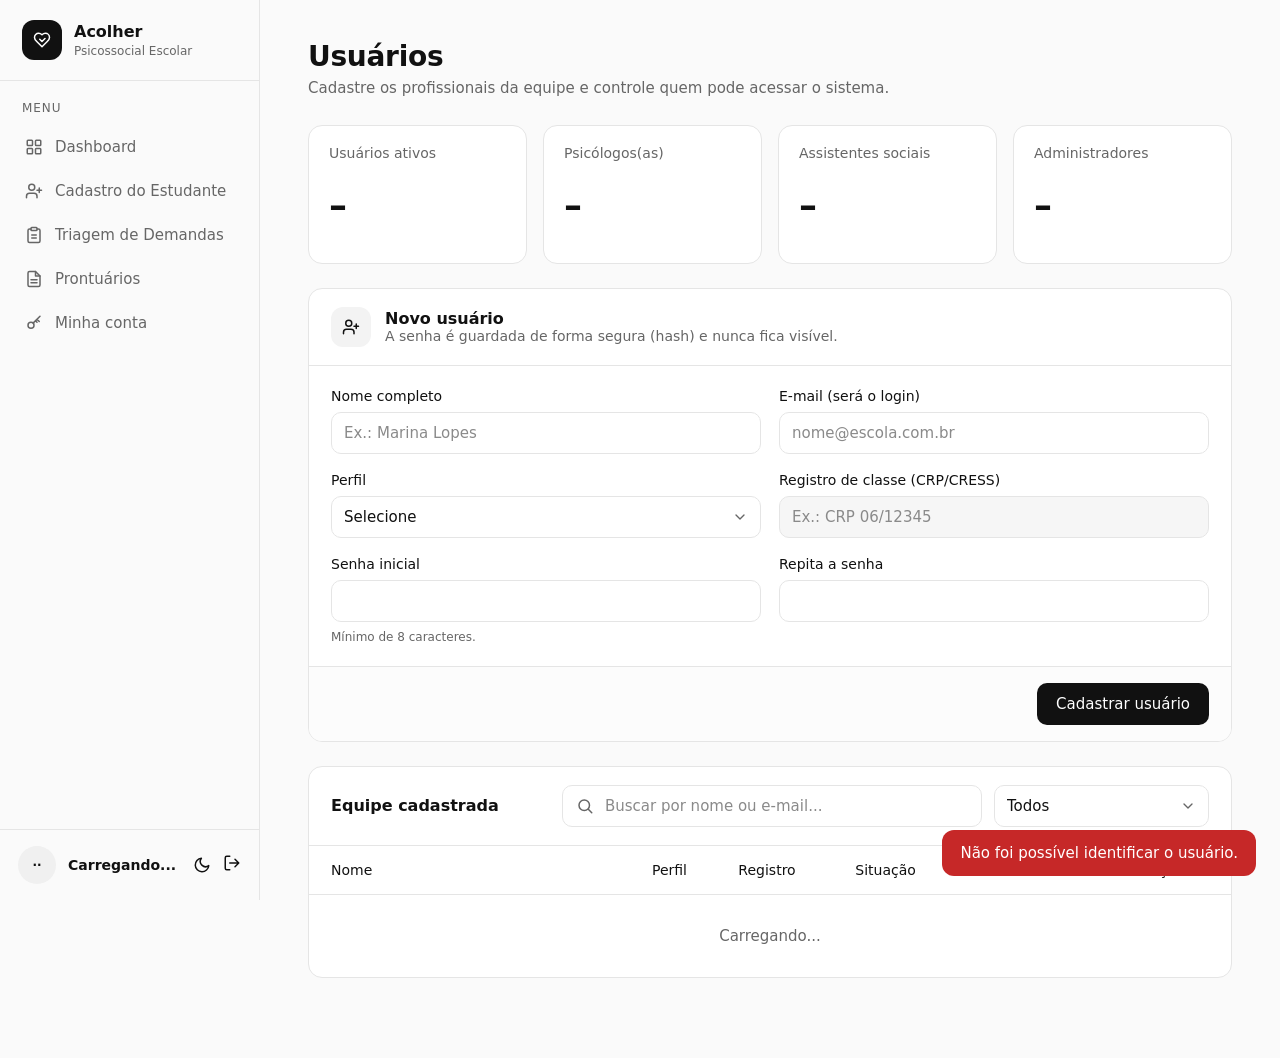
<file: usuarios.html>
<!DOCTYPE html>
<html lang="pt-BR">
<head>
  <meta charset="UTF-8">
  <meta name="viewport" content="width=device-width, initial-scale=1">
  <title>Usuários · Acolher</title>
  <link rel="stylesheet" href="assets/css/style.css">
  <script src="assets/js/tema.js"></script>
</head>
<body>

<!-- Ícones reaproveitáveis: usamos <use href="#i-nome"> onde precisar -->
<svg width="0" height="0" style="position:absolute" aria-hidden="true">
  <defs>
    <symbol id="i-logo" viewBox="0 0 24 24"><path d="M19 14c1.5-1.5 3-3.2 3-5.5A5.5 5.5 0 0 0 16.5 3c-1.8 0-3 .5-4.5 2-1.5-1.5-2.7-2-4.5-2A5.5 5.5 0 0 0 2 8.5c0 2.3 1.5 4 3 5.5l7 7Z"/><path d="m9 11 3 3 4-4"/></symbol>
    <symbol id="i-grid" viewBox="0 0 24 24"><rect x="3" y="3" width="7" height="7" rx="1"/><rect x="14" y="3" width="7" height="7" rx="1"/><rect x="14" y="14" width="7" height="7" rx="1"/><rect x="3" y="14" width="7" height="7" rx="1"/></symbol>
    <symbol id="i-user-plus" viewBox="0 0 24 24"><path d="M16 21v-2a4 4 0 0 0-4-4H6a4 4 0 0 0-4 4v2"/><circle cx="9" cy="7" r="4"/><path d="M19 8v6M22 11h-6"/></symbol>
    <symbol id="i-clipboard" viewBox="0 0 24 24"><rect x="8" y="2" width="8" height="4" rx="1"/><path d="M16 4h2a2 2 0 0 1 2 2v14a2 2 0 0 1-2 2H6a2 2 0 0 1-2-2V6a2 2 0 0 1 2-2h2M9 12h6M9 16h6"/></symbol>
    <symbol id="i-file" viewBox="0 0 24 24"><path d="M14 2H6a2 2 0 0 0-2 2v16a2 2 0 0 0 2 2h12a2 2 0 0 0 2-2V8Z"/><path d="M14 2v6h6M8 13h8M8 17h8"/></symbol>
    <symbol id="i-logout" viewBox="0 0 24 24"><path d="M9 21H5a2 2 0 0 1-2-2V5a2 2 0 0 1 2-2h4M16 17l5-5-5-5M21 12H9"/></symbol>
    <symbol id="i-users" viewBox="0 0 24 24"><path d="M16 21v-2a4 4 0 0 0-4-4H6a4 4 0 0 0-4 4v2"/><circle cx="9" cy="7" r="4"/><path d="M22 21v-2a4 4 0 0 0-3-3.9M16 3.1a4 4 0 0 1 0 7.8"/></symbol>
    <symbol id="i-search" viewBox="0 0 24 24"><circle cx="11" cy="11" r="7"/><path d="m21 21-4.3-4.3"/></symbol>
    <symbol id="i-key" viewBox="0 0 24 24"><circle cx="8" cy="15" r="4"/><path d="m10.8 12.2 9.2-9.2M16 7l3 3M14 9l2 2"/></symbol>
    <symbol id="i-school" viewBox="0 0 24 24"><path d="m22 10-10-5-10 5 10 5 10-5Z"/><path d="M6 12v5c0 1 2.7 3 6 3s6-2 6-3v-5M22 10v6"/></symbol>
  </defs>
</svg>

<div class="layout">

  <!-- ============ MENU LATERAL ============ -->
  <aside class="sidebar">
    <div class="marca">
      <div class="marca-icone"><svg class="icone"><use href="#i-logo"/></svg></div>
      <div>
        <strong>Acolher</strong>
        <span>Psicossocial Escolar</span>
      </div>
    </div>

    <nav class="menu">
      <p class="menu-titulo">MENU</p>
      <a href="index.html"><svg class="icone"><use href="#i-grid"/></svg>Dashboard</a>
      <a href="cadastro-estudante.html"><svg class="icone"><use href="#i-user-plus"/></svg>Cadastro do Estudante</a>
      <a href="triagem-demandas.html"><svg class="icone"><use href="#i-clipboard"/></svg>Triagem de Demandas</a>
      <a href="prontuario.html"><svg class="icone"><use href="#i-file"/></svg>Prontuários</a>
      <a href="estudantes.html" id="menu-estudantes" hidden><svg class="icone"><use href="#i-school"/></svg>Estudantes</a>
      <a href="usuarios.html" id="menu-usuarios" hidden class="ativo"><svg class="icone"><use href="#i-users"/></svg>Usuários</a>
      <a href="minha-conta.html"><svg class="icone"><use href="#i-key"/></svg>Minha conta</a>
    </nav>

    <!-- Usuário logado: preenchido pelo comum.js (carregarUsuario) -->
    <div class="usuario">
      <div class="avatar" id="usuario-avatar">··</div>
      <div class="usuario-info">
        <strong id="usuario-nome">Carregando...</strong>
        <span id="usuario-cargo"></span>
      </div>
      <a href="#" class="sair" title="Sair"><svg class="icone"><use href="#i-logout"/></svg></a>
    </div>
  </aside>

  <!-- ============ CONTEÚDO ============ -->
  <main class="conteudo largo">
    <h1>Usuários</h1>
    <p class="subtitulo">Cadastre os profissionais da equipe e controle quem pode acessar o sistema.</p>

    <!-- ---------- Resumo da equipe (usuários ativos) ---------- -->
    <section class="cards-resumo quatro" aria-label="Resumo da equipe">
      <div class="card indicador">
        <span class="indicador-rotulo">Usuários ativos</span>
        <strong class="indicador-valor" id="resumo-ativos">–</strong>
        <span class="indicador-nota" id="resumo-desativados"></span>
      </div>
      <div class="card indicador">
        <span class="indicador-rotulo">Psicólogos(as)</span>
        <strong class="indicador-valor" id="resumo-psicologos">–</strong>
      </div>
      <div class="card indicador">
        <span class="indicador-rotulo">Assistentes sociais</span>
        <strong class="indicador-valor" id="resumo-assistentes">–</strong>
      </div>
      <div class="card indicador">
        <span class="indicador-rotulo">Administradores</span>
        <strong class="indicador-valor" id="resumo-admins">–</strong>
      </div>
    </section>

    <!-- ---------- Novo usuário ---------- -->
    <form id="form-usuario" novalidate>
      <section class="card">
        <header class="card-topo">
          <div class="card-icone"><svg class="icone"><use href="#i-user-plus"/></svg></div>
          <div>
            <h2>Novo usuário</h2>
            <p>A senha é guardada de forma segura (hash) e nunca fica visível.</p>
          </div>
        </header>

        <div class="grade">
          <div class="campo col-6">
            <label for="nome">Nome completo</label>
            <input id="nome" name="nome" type="text" maxlength="120" placeholder="Ex.: Marina Lopes" autocomplete="off" required>
            <small class="erro" data-erro="nome"></small>
          </div>

          <div class="campo col-6">
            <label for="email">E-mail (será o login)</label>
            <input id="email" name="email" type="email" maxlength="120" placeholder="nome@escola.com.br" autocomplete="off" required>
            <small class="erro" data-erro="email"></small>
          </div>

          <div class="campo col-6">
            <label for="perfil">Perfil</label>
            <select id="perfil" name="perfil" required>
              <option value="">Selecione</option>
              <option value="PSICOLOGO">Psicólogo(a)</option>
              <option value="ASSISTENTE_SOCIAL">Assistente social</option>
              <option value="ADMIN">Administrador(a)</option>
            </select>
            <small class="erro" data-erro="perfil"></small>
          </div>

          <!-- Registro de classe: só para profissionais (o JS liga/desliga) -->
          <div class="campo col-6">
            <label for="registro_classe">Registro de classe (CRP/CRESS)</label>
            <input id="registro_classe" name="registro_classe" type="text" maxlength="30" placeholder="Ex.: CRP 06/12345" autocomplete="off" disabled>
            <small class="erro" data-erro="registro_classe"></small>
          </div>

          <div class="campo col-6">
            <label for="senha">Senha inicial</label>
            <input id="senha" name="senha" type="password" maxlength="72" autocomplete="new-password" required>
            <small class="erro" data-erro="senha"></small>
            <small class="dica">Mínimo de 8 caracteres.</small>
          </div>

          <div class="campo col-6">
            <label for="confirmacao">Repita a senha</label>
            <input id="confirmacao" name="confirmacao" type="password" maxlength="72" autocomplete="new-password" required>
            <small class="erro" data-erro="confirmacao"></small>
          </div>
        </div>

        <div class="card-rodape">
          <button type="submit" id="btn-criar" class="btn btn-escuro">Cadastrar usuário</button>
        </div>
      </section>
    </form>

    <!-- ---------- Lista ---------- -->
    <section class="card">
      <header class="card-topo entre">
        <div>
          <h2>Equipe cadastrada</h2>
          <p id="usuarios-contagem"></p>
        </div>
        <div class="filtros-lista">
          <div class="busca">
            <svg class="icone"><use href="#i-search"/></svg>
            <input id="busca" type="search" placeholder="Buscar por nome ou e-mail..." autocomplete="off" aria-label="Buscar usuários">
          </div>
          <select id="filtro-situacao" aria-label="Filtrar por situação">
            <option value="todos">Todos</option>
            <option value="ativos">Somente ativos</option>
            <option value="desativados">Somente desativados</option>
          </select>
        </div>
      </header>

      <div class="tabela-rolagem">
        <table class="tabela tabela-usuarios">
          <thead>
            <tr>
              <th>Nome</th>
              <th>Perfil</th>
              <th>Registro</th>
              <th>Situação</th>
              <th>Último acesso</th>
              <th>Ações</th>
            </tr>
          </thead>
          <tbody id="lista-usuarios">
            <tr><td colspan="6" class="vazio">Carregando...</td></tr>
          </tbody>
        </table>
      </div>
    </section>
  </main>

  <!-- Janela para editar os dados de um usuário -->
  <dialog id="dlg-editar">
    <form id="form-editar" novalidate>
      <h2>Editar usuário</h2>
      <div class="campo">
        <label for="ed_nome">Nome completo</label>
        <input id="ed_nome" name="nome" type="text" maxlength="120" autocomplete="off" required>
        <small class="erro" data-erro="nome"></small>
      </div>
      <div class="campo">
        <label for="ed_email">E-mail (login)</label>
        <input id="ed_email" name="email" type="email" maxlength="120" autocomplete="off" required>
        <small class="erro" data-erro="email"></small>
      </div>
      <div class="campo">
        <label for="ed_perfil">Perfil</label>
        <select id="ed_perfil" name="perfil" required>
          <option value="PSICOLOGO">Psicólogo(a)</option>
          <option value="ASSISTENTE_SOCIAL">Assistente social</option>
          <option value="ADMIN">Administrador(a)</option>
        </select>
        <small class="erro" data-erro="perfil"></small>
        <small class="dica" id="ed-dica-perfil"></small>
      </div>
      <div class="campo">
        <label for="ed_registro">Registro de classe (CRP/CRESS)</label>
        <input id="ed_registro" name="registro_classe" type="text" maxlength="30" autocomplete="off">
        <small class="erro" data-erro="registro_classe"></small>
      </div>
      <div class="dlg-acoes">
        <button type="button" id="ed-cancelar" class="btn btn-claro">Cancelar</button>
        <button type="submit" id="ed-salvar" class="btn btn-escuro">Salvar alterações</button>
      </div>
    </form>
  </dialog>

  <!-- Janela para redefinir a senha de outro usuário -->
  <dialog id="dlg-senha">
    <form id="form-redefinir" novalidate>
      <h2>Redefinir senha</h2>
      <p id="dlg-nome" class="dica"></p>
      <div class="campo">
        <label for="nova_senha">Nova senha</label>
        <input id="nova_senha" name="senha" type="password" maxlength="72" autocomplete="new-password" required>
        <small class="erro" data-erro="senha"></small>
      </div>
      <div class="campo">
        <label for="nova_confirmacao">Repita a nova senha</label>
        <input id="nova_confirmacao" name="confirmacao" type="password" maxlength="72" autocomplete="new-password" required>
        <small class="erro" data-erro="confirmacao"></small>
      </div>
      <div class="dlg-acoes">
        <button type="button" id="dlg-cancelar" class="btn btn-claro">Cancelar</button>
        <button type="submit" id="dlg-salvar" class="btn btn-escuro">Salvar nova senha</button>
      </div>
    </form>
  </dialog>
</div>

<div id="aviso" class="aviso" role="status" aria-live="polite"></div>

<script src="assets/js/comum.js"></script>
<script src="assets/js/usuarios.js"></script>
</body>
</html>
</file>
<file: assets/css/style.css>
/* =====================================================
   style.css — estilos compartilhados por todas as telas
   (as próximas telas reaproveitam este mesmo arquivo)
   ===================================================== */

/* ---------- Cores e medidas em um lugar só (fácil de trocar) ---------- */
:root {
  color-scheme: light;
  --fundo: #fafafa;
  --branco: #ffffff;            /* fundo de cartões e campos */
  --texto: #111111;
  --texto-suave: #666666;
  --borda: #e5e5e5;
  --borda-forte: #cfcfcf;
  --escuro: #111111;            /* botão principal, item marcado */
  --escuro-hover: #333333;
  --sobre-escuro: #ffffff;      /* texto em cima do --escuro */
  --hover: #f0f0f0;             /* item de menu (hover/ativo) e avatar */
  --hover-suave: #fafafa;       /* linha de tabela/opção em hover */
  --superficie: #f3f3f3;        /* selos, chips, ícones */
  --desabilitado: #f6f6f6;      /* campo desabilitado/somente leitura */
  --texto-desab: #999999;
  --rodape: #fcfcfc;            /* rodapé dos cartões */
  --ponto: #c8c8c8;             /* bolinha da linha do tempo */
  --placeholder: #8a8a8a;
  --foco: #111111;
  --erro: #c62828;
  --erro-fundo: #fdecec;
  --erro-borda: #f3c4c4;
  --sucesso: #1b7f4b;
  --sobre-aviso: #ffffff;       /* texto do aviso (toast) */
  --aviso-fundo: #fff8e6;
  --aviso-borda: #f0dca0;
  --seta-select: url("data:image/svg+xml,%3Csvg xmlns='http://www.w3.org/2000/svg' viewBox='0 0 24 24' fill='none' stroke='%23666' stroke-width='2' stroke-linecap='round' stroke-linejoin='round'%3E%3Cpath d='m6 9 6 6 6-6'/%3E%3C/svg%3E");
  --raio: 14px;
  --largura-menu: 260px;
}

/* ---------- MODO ESCURO ----------
   O tema.js coloca data-tema="escuro" no <html> (escolha salva ou preferência do sistema).
   Só as cores mudam: todo o resto do CSS usa as variáveis acima. */
:root[data-tema="escuro"] {
  color-scheme: dark;
  --fundo: #121314;
  --branco: #1b1c1f;
  --texto: #ececec;
  --texto-suave: #a0a1a6;
  --borda: #303136;
  --borda-forte: #46474d;
  --escuro: #f1f1f1;
  --escuro-hover: #d4d4d6;
  --sobre-escuro: #111111;
  --hover: #26272b;
  --hover-suave: #202125;
  --superficie: #26272b;
  --desabilitado: #202125;
  --texto-desab: #75767b;
  --rodape: #17181a;
  --ponto: #55565b;
  --placeholder: #7e7f85;
  --foco: #f1f1f1;
  --erro: #ff7b7b;
  --erro-fundo: #3b1f21;
  --erro-borda: #6e3034;
  --sucesso: #4cc38a;
  --sobre-aviso: #111111;
  --aviso-fundo: #3a3217;
  --aviso-borda: #6b5b24;
  --seta-select: url("data:image/svg+xml,%3Csvg xmlns='http://www.w3.org/2000/svg' viewBox='0 0 24 24' fill='none' stroke='%23a0a1a6' stroke-width='2' stroke-linecap='round' stroke-linejoin='round'%3E%3Cpath d='m6 9 6 6 6-6'/%3E%3C/svg%3E");
}

* { box-sizing: border-box; margin: 0; }

body {
  font-family: Inter, system-ui, -apple-system, "Segoe UI", Roboto, sans-serif;
  font-size: 15px;
  color: var(--texto);
  background: var(--fundo);
}

/* ---------- Estrutura geral: menu à esquerda + conteúdo ---------- */
.layout {
  display: grid;
  grid-template-columns: var(--largura-menu) minmax(0, 1fr);
  min-height: 100vh;
}

.icone {
  width: 18px; height: 18px; flex-shrink: 0;
  fill: none; stroke: currentColor; stroke-width: 2;
  stroke-linecap: round; stroke-linejoin: round;
}

/* ---------- Menu lateral ---------- */
.sidebar {
  display: flex; flex-direction: column;
  position: sticky; top: 0; height: 100vh;
  background: var(--fundo);
  border-right: 1px solid var(--borda);
}

.marca {
  display: flex; align-items: center; gap: 12px;
  padding: 20px 22px;
  border-bottom: 1px solid var(--borda);
}
.marca strong { display: block; font-size: 16px; }
.marca span { font-size: 12px; color: var(--texto-suave); }
.marca-icone {
  width: 40px; height: 40px; border-radius: 12px;
  background: var(--escuro); color: var(--sobre-escuro);
  display: grid; place-items: center;
}

.menu { flex: 1; padding: 20px 12px; display: flex; flex-direction: column; gap: 4px; }
.menu-titulo { font-size: 12px; letter-spacing: .08em; color: var(--texto-suave); padding: 0 10px 8px; }
.menu a {
  display: flex; align-items: center; gap: 12px;
  padding: 10px 12px; border-radius: 10px;
  color: var(--texto-suave); text-decoration: none;
  border: 1px solid transparent;
}
.menu a:hover { background: var(--hover); }
.menu a.ativo { color: var(--texto); background: var(--hover); border-color: var(--borda-forte); font-weight: 500; }

.usuario {
  display: flex; align-items: center; gap: 12px;
  padding: 16px 18px; border-top: 1px solid var(--borda);
}
.avatar {
  width: 38px; height: 38px; border-radius: 50%;
  background: var(--hover); font-size: 12px; font-weight: 600;
  display: grid; place-items: center;
}
.usuario-info { flex: 1; min-width: 0; line-height: 1.3; }
.usuario-info strong { display: block; font-size: 14px; }
.usuario-info span {
  display: block; font-size: 12px; color: var(--texto-suave);
  white-space: nowrap; overflow: hidden; text-overflow: ellipsis;
}
.sair { color: var(--texto); }
.tema-btn {
  background: none; border: 0; padding: 0; cursor: pointer; color: var(--texto);
  display: grid; place-items: center; border-radius: 8px;
}
.tema-btn:hover { color: var(--texto-suave); }
.tema-btn:focus-visible, .sair:focus-visible { outline: 2px solid var(--foco); outline-offset: 3px; }
.tema-btn .i-sol { display: none; }                      /* no escuro mostra o sol (voltar ao claro) */
:root[data-tema="escuro"] .tema-btn .i-sol { display: block; }
:root[data-tema="escuro"] .tema-btn .i-lua { display: none; }
.tema-flutuante { position: fixed; top: 16px; right: 16px; width: 40px; height: 40px; background: var(--branco); border: 1px solid var(--borda); border-radius: 12px; }


/* ---------- Conteúdo ---------- */
.conteudo { min-width: 0; padding: 40px 48px 56px; max-width: 1100px; width: 100%; }
h1 { font-size: 28px; font-weight: 600; letter-spacing: -.01em; }
.subtitulo { color: var(--texto-suave); margin: 6px 0 28px; }

/* ---------- Cards ---------- */
.card {
  background: var(--branco);
  border: 1px solid var(--borda);
  border-radius: var(--raio);
  margin-bottom: 24px;
  overflow: hidden;
}
.card-topo {
  display: flex; align-items: center; gap: 14px;
  padding: 18px 22px; border-bottom: 1px solid var(--borda);
}
.card-topo h2 { font-size: 16px; font-weight: 600; }
.card-topo p { font-size: 14px; color: var(--texto-suave); }
.card-icone {
  width: 40px; height: 40px; border-radius: 12px;
  background: var(--superficie); display: grid; place-items: center;
}

/* ---------- Grade de 12 colunas para os campos ---------- */
.grade {
  display: grid; grid-template-columns: repeat(12, 1fr);
  gap: 18px 18px; padding: 22px;
}
.col-2 { grid-column: span 2; }
.col-3 { grid-column: span 3; }
.col-4 { grid-column: span 4; }
.col-5 { grid-column: span 5; }
.col-6 { grid-column: span 6; }
.col-8 { grid-column: span 8; }

/* ---------- Campos de formulário ---------- */
.campo { display: flex; flex-direction: column; gap: 8px; min-width: 0; }
label { font-size: 14px; font-weight: 500; }

input, select, textarea {
  font: inherit; color: inherit; width: 100%;
  padding: 11px 12px;
  background: var(--branco);
  border: 1px solid var(--borda); border-radius: 10px;
}
textarea { resize: vertical; min-height: 84px; }

/* Select com seta própria (igual em todos os navegadores) */
select {
  appearance: none; -webkit-appearance: none; cursor: pointer;
  padding-right: 38px;
  background: var(--branco) var(--seta-select) no-repeat right 12px center / 16px;
}
select:disabled, input:disabled { background-color: var(--desabilitado); color: var(--texto-desab); cursor: not-allowed; }
input::placeholder, textarea::placeholder { color: var(--placeholder); }
input:focus, select:focus, textarea:focus { outline: 2px solid var(--foco); outline-offset: 1px; }
input[readonly] { background: var(--desabilitado); color: var(--texto-suave); cursor: default; }

.dica { font-size: 12px; color: var(--texto-suave); }

/* Mensagem de erro: só aparece quando o JS escreve algo nela */
.erro { font-size: 12px; color: var(--erro); }
.erro:empty { display: none; }
.campo.com-erro input, .campo.com-erro select { border-color: var(--erro); }

/* ---------- Botões ---------- */
.acoes { display: flex; justify-content: flex-end; gap: 12px; }
.btn {
  font: inherit; font-weight: 500; cursor: pointer;
  padding: 11px 18px; border-radius: 10px; border: 1px solid transparent;
}
.btn-escuro { background: var(--escuro); color: var(--sobre-escuro); }
.btn-escuro:hover { background: var(--escuro-hover); }
.btn-claro { background: var(--branco); color: var(--texto); border-color: var(--borda); }
.btn-claro:hover { background: var(--superficie); }
.btn:disabled { opacity: .6; cursor: wait; }

/* ---------- Aviso (toast) ---------- */
.aviso {
  position: fixed; right: 24px; bottom: 24px; z-index: 10;
  max-width: 340px; padding: 14px 18px; border-radius: 12px;
  color: var(--sobre-aviso); font-weight: 500;
  opacity: 0; transform: translateY(8px); pointer-events: none;
  transition: opacity .2s, transform .2s;
}
.aviso.visivel { opacity: 1; transform: none; }
.aviso.ok { background: var(--sucesso); }
.aviso.falha { background: var(--erro); }

/* ---------- Telas menores (tablet/celular) ---------- */
@media (max-width: 860px) {
  .layout { grid-template-columns: minmax(0, 1fr); } /* minmax: a coluna pode encolher (a tabela rola por dentro) */
  .sidebar { position: static; height: auto; }
  .menu { flex-direction: row; flex-wrap: wrap; padding: 12px; }
  .menu-titulo { display: none; }
  .usuario { padding: 10px 16px; } /* no celular a barra do usuário (tema e Sair) continua visível */
  .conteudo { padding: 24px 16px 40px; }
  /* todos os campos ocupam a linha inteira */
  .col-2, .col-3, .col-4, .col-5, .col-6, .col-8 { grid-column: span 12; }
  .acoes { flex-direction: column-reverse; }
}

/* =====================================================
   TELA DE PRONTUÁRIO
   ===================================================== */
[hidden] { display: none !important; }
.col-12 { grid-column: span 12; }
.conteudo.largo { max-width: 1240px; }

/* ---------- Ficha do estudante ---------- */
.ficha-topo { display: flex; align-items: center; gap: 18px; padding: 22px 24px; }
.avatar.grande { width: 60px; height: 60px; font-size: 18px; }
.voltar { font-size: 13px; color: var(--texto-suave); text-decoration: none; }
.voltar:hover { color: var(--texto); }
.ficha-nome { display: flex; align-items: center; gap: 12px; flex-wrap: wrap; margin: 2px 0; }
.ficha-nome h1 { font-size: 24px; }
.subtitulo-ficha { color: var(--texto-suave); }
.ficha-dados {
  display: grid; grid-template-columns: repeat(auto-fit, minmax(180px, 1fr)); gap: 16px;
  padding: 16px 24px; border-top: 1px solid var(--borda); margin: 0;
}
.ficha-dados dt { font-size: 12px; color: var(--texto-suave); }
.ficha-dados dd { margin: 2px 0 0; font-weight: 500; }

/* Selo de status */
.selo {
  display: inline-block; font-size: 12px; font-weight: 500;
  padding: 3px 10px; border-radius: 999px;
  background: var(--superficie); border: 1px solid var(--borda);
}
.selo-alerta { background: var(--erro-fundo); border-color: var(--erro-borda); color: var(--erro); }

/* ---------- Duas colunas ---------- */
.duas-colunas { display: grid; grid-template-columns: minmax(0, 1fr) minmax(0, 1.15fr); gap: 24px; align-items: start; }
.duas-colunas > * { min-width: 0; }

/* Textos longos (nomes, descrições) quebram em vez de vazar do cartão */
.ficha-nome h1, .ficha-dados dd, .item-titulo, .item-autor, .item-texto, .item-enc strong {
  overflow-wrap: anywhere;
}
.card-rodape {
  display: flex; justify-content: flex-end; gap: 12px;
  padding: 16px 22px; border-top: 1px solid var(--borda); background: var(--rodape);
}

/* ---------- Linha do tempo ---------- */
.linha-tempo { list-style: none; padding: 22px 22px 8px 40px; margin: 0; }
.item-tempo { position: relative; padding: 0 0 22px 18px; border-left: 2px solid var(--borda); }
.item-tempo::before { /* bolinha */
  content: ""; position: absolute; left: -6px; top: 2px;
  width: 10px; height: 10px; border-radius: 50%; background: var(--ponto);
}
.item-tempo:first-child::before { background: var(--escuro); } /* o mais recente fica preto */
.item-tempo:last-child { border-left-color: transparent; }
.item-data { display: block; font-size: 12px; color: var(--texto-suave); }
.item-titulo { display: block; margin-top: 2px; }
.item-autor { display: block; font-size: 13px; color: var(--texto-suave); }
.item-texto { margin: 8px 0; line-height: 1.45; white-space: pre-line; }
.etiqueta {
  display: inline-block; font-size: 12px; padding: 2px 10px;
  border: 1px solid var(--borda); border-radius: 999px; background: var(--branco);
}
.vazio { color: var(--texto-suave); padding: 6px 0 14px; }
.linha-tempo .vazio { list-style: none; margin-left: -18px; }
.lista-enc .vazio { list-style: none; }
p.vazio { padding: 24px; }

/* ---------- Encaminhamentos ---------- */
.lista-enc { list-style: none; margin: 0; padding: 8px 22px 14px; }
.item-enc {
  display: flex; justify-content: space-between; align-items: center; gap: 12px;
  padding: 12px 0; border-bottom: 1px solid var(--borda);
}
.item-enc:last-child { border-bottom: 0; }
.enc-direita { display: flex; flex-direction: column; align-items: flex-end; gap: 8px; flex-shrink: 0; }
.enc-acoes { display: flex; gap: 6px; }
.enc-acoes .btn { padding: 6px 12px; font-size: 13px; }
@media (max-width: 520px) { .item-enc { flex-direction: column; align-items: flex-start; } .enc-direita { align-items: flex-start; } }

@media (max-width: 1240px) {
  .duas-colunas { grid-template-columns: minmax(0, 1fr); }
}
@media (max-width: 860px) { .col-12 { grid-column: span 12; } }

/* =====================================================
   TELA DE TRIAGEM
   ===================================================== */
.corpo { padding: 22px; display: flex; flex-direction: column; gap: 20px; }

/* Cartões de checkbox (3 por linha) */
.opcoes { display: grid; grid-template-columns: repeat(3, minmax(0, 1fr)); gap: 14px; }
.opcao {
  display: flex; align-items: flex-start; gap: 12px;
  padding: 14px 16px; background: var(--branco);
  border: 1px solid var(--borda); border-radius: 12px;
  font-weight: 400; line-height: 1.4; cursor: pointer;
}
.opcao:hover { background: var(--hover-suave); }
.opcao:has(input:checked) { border-color: var(--escuro); background: var(--desabilitado); } /* marcada */
.opcao input { width: 18px; height: 18px; padding: 0; margin-top: 2px; flex-shrink: 0; accent-color: var(--escuro); cursor: pointer; }
.opcao span { overflow-wrap: anywhere; }

/* Aviso informativo (estudante já triado) */
.nota {
  padding: 12px 14px; border-radius: 10px; font-size: 14px; line-height: 1.5;
  background: var(--aviso-fundo); border: 1px solid var(--aviso-borda);
}
.nota a { color: var(--texto); font-weight: 500; }

/* Chips das demandas na linha do tempo do prontuário */
.chips { display: flex; flex-wrap: wrap; gap: 6px; margin: 8px 0; }
.etiqueta.demanda { background: var(--superficie); }

@media (max-width: 1240px) { .opcoes { grid-template-columns: repeat(2, minmax(0, 1fr)); } }
@media (max-width: 700px) { .opcoes { grid-template-columns: minmax(0, 1fr); } }

/* =====================================================
   DASHBOARD
   ===================================================== */
.topo-pagina { display: flex; justify-content: space-between; align-items: flex-start; gap: 16px; flex-wrap: wrap; }
.topo-pagina .btn { margin-bottom: 24px; } /* respiro quando o botão desce para baixo do título (celular) */
a.btn { display: inline-flex; align-items: center; gap: 8px; text-decoration: none; }

/* ---------- 4 indicadores ---------- */
.cards-resumo { display: grid; grid-template-columns: repeat(5, minmax(0, 1fr)); gap: 16px; margin-bottom: 24px; }
.cards-resumo .card { margin-bottom: 0; }
.indicador { padding: 18px 20px; display: flex; flex-direction: column; gap: 6px; }
.indicador-rotulo { color: var(--texto-suave); font-size: 14px; line-height: 1.3; min-height: 2.6em; } /* 2 linhas reservadas: os números ficam alinhados entre os cards */
.indicador-valor { font-size: 36px; font-weight: 600; line-height: 1.1; }
.indicador-alerta { font-size: 13px; font-weight: 500; color: var(--erro); }

/* ---------- Cabeçalho do cartão com busca ---------- */
.card-topo.entre { justify-content: space-between; flex-wrap: wrap; }
.busca { position: relative; flex: 1 1 280px; max-width: 420px; }
.busca .icone { position: absolute; left: 14px; top: 50%; transform: translateY(-50%); color: var(--texto-suave); pointer-events: none; }
.busca input { padding-left: 42px; }

/* ---------- Tabela ---------- */
.tabela-rolagem { overflow-x: auto; position: relative; } /* position: prende o texto escondido (.so-leitor) aqui dentro */
.tabela { width: 100%; min-width: 720px; border-collapse: collapse; }
.tabela th {
  text-align: left; font-weight: 500; font-size: 14px;
  padding: 16px 22px; border-bottom: 1px solid var(--borda);
}
.tabela td { padding: 16px 22px; border-bottom: 1px solid var(--borda); vertical-align: middle; }
.tabela tbody tr:last-child td { border-bottom: 0; }
.tabela td:nth-child(2), .tabela td:nth-child(3) { white-space: nowrap; } /* turma e data não quebram */
.linha-clicavel { cursor: pointer; }
.linha-clicavel:hover { background: var(--hover-suave); }
.nome-aluno a { display: block; color: var(--texto); font-weight: 500; text-decoration: none; margin-bottom: 6px; overflow-wrap: anywhere; }
.nome-aluno a:hover { text-decoration: underline; }
.col-seta { width: 48px; text-align: right; color: var(--texto-suave); }
.tabela td.vazio { text-align: center; padding: 32px 22px; color: var(--texto-suave); }
.so-leitor { position: absolute; width: 1px; height: 1px; overflow: hidden; clip: rect(0 0 0 0); } /* só para leitores de tela */

/* Selo "Triagem" fica só com contorno, como no wireframe */
.selo-triagem { background: var(--branco); }

@media (max-width: 1240px) { .cards-resumo { grid-template-columns: repeat(3, minmax(0, 1fr)); } }
@media (max-width: 760px) { .cards-resumo { grid-template-columns: repeat(2, minmax(0, 1fr)); } }
@media (max-width: 560px) { .cards-resumo { grid-template-columns: minmax(0, 1fr); } }

/* ---------- Dashboard: paginação, foco e celular ---------- */
.paginacao {
  display: flex; justify-content: space-between; align-items: center; gap: 12px; flex-wrap: wrap;
  padding: 14px 22px; border-top: 1px solid var(--borda); font-size: 14px; color: var(--texto-suave);
}
.pag-botoes { display: flex; align-items: center; gap: 12px; }
.pag-botoes .btn { padding: 8px 14px; }

/* Quem navega por teclado vê qual linha está em foco */
.linha-clicavel:focus-within { background: var(--superficie); }
.nome-aluno a:focus-visible { outline: 2px solid var(--foco); outline-offset: 2px; border-radius: 4px; }
.tabela td.vazio .btn { margin-left: 8px; }

/* Celular: cada estudante vira um "cartãozinho" (nada de rolar para o lado) */
@media (max-width: 700px) {
  .tabela { min-width: 0; }
  .tabela thead { display: none; }
  .tabela, .tabela tbody { display: block; }
  .tabela tr { display: block; padding: 14px 22px; border-bottom: 1px solid var(--borda); }
  .tabela tbody tr:last-child { border-bottom: 0; }
  .tabela td { display: block; padding: 0; border: 0; }
  .tabela td.nome-aluno { margin-bottom: 8px; }
  .tabela td[data-label] {
    display: flex; justify-content: space-between; gap: 16px;
    padding: 3px 0; font-size: 14px; white-space: normal;
  }
  .tabela td[data-label]::before { content: attr(data-label); color: var(--texto-suave); }
  .tabela td.col-seta { display: none; }
  .tabela td.vazio { text-align: center; padding: 20px 0; }
  .paginacao { flex-direction: column; align-items: stretch; text-align: center; }
  .pag-botoes { justify-content: space-between; }
}

@media (max-width: 560px) { .indicador-rotulo { min-height: 0; } }

/* ---------- Tela de login ---------- */
.login-pagina { min-height: 100vh; display: grid; place-items: center; padding: 16px; }
.login-card {
  width: 100%; max-width: 400px;
  background: var(--branco); border: 1px solid var(--borda); border-radius: var(--raio);
  padding: 32px 28px;
}
.login-marca { text-align: center; margin-bottom: 24px; }
.login-marca .marca-icone { margin: 0 auto 12px; }
.login-marca h1 { font-size: 22px; }
.login-marca p { font-size: 13px; color: var(--texto-suave); }
#form-login { display: flex; flex-direction: column; gap: 16px; }
#form-login .btn { width: 100%; justify-content: center; padding: 12px; }
.login-erro {
  font-size: 13px; color: var(--erro);
  background: var(--erro-fundo); border: 1px solid var(--erro-borda); border-radius: 10px; padding: 10px 12px;
}
.login-aviso { margin-top: 20px; text-align: center; font-size: 12px; color: var(--texto-suave); }

/* ---------- Usuários e Minha conta ---------- */
.menu a[hidden] { display: none; }
#form-usuario, #form-senha { margin-bottom: 24px; }
.usuario-nome-lista { display: block; font-weight: 500; overflow-wrap: anywhere; }
.usuario-email { display: block; font-size: 13px; color: var(--texto-suave); overflow-wrap: anywhere; }
.linha-inativa { background: var(--hover-suave); color: var(--texto-suave); }
.acoes-linha { display: flex; gap: 8px; flex-wrap: wrap; align-items: center; }
.acoes-linha .btn { padding: 7px 12px; font-size: 13px; }
.tabela-usuarios td:nth-child(2), .tabela-usuarios td:nth-child(3) { white-space: normal; }
.dados-conta { padding: 0 22px 22px; }

/* Janela de redefinir senha */
dialog { background: var(--branco); color: var(--texto); border: 1px solid var(--borda); border-radius: var(--raio); padding: 24px; width: min(420px, calc(100vw - 32px)); }
dialog::backdrop { background: rgba(0, 0, 0, .5); }
dialog form { display: flex; flex-direction: column; gap: 16px; }
dialog h2 { font-size: 18px; }
.dlg-acoes { display: flex; justify-content: flex-end; gap: 12px; flex-wrap: wrap; }

@media (max-width: 700px) {
  .tabela-usuarios td.nome-aluno { margin-bottom: 8px; }
  .acoes-linha { justify-content: flex-end; }
}

/* ---------- Perfil ADMIN ---------- */
/* O menu só aparece depois que o comum.js escolhe os itens do perfil (evita "piscar") */
.menu { visibility: hidden; }
.menu.pronto { visibility: visible; }
.nome-simples { display: block; font-weight: 500; margin-bottom: 6px; overflow-wrap: anywhere; }

/* Usuários: cards em 4 colunas, filtros da lista e nota nos cards */
.cards-resumo.quatro { grid-template-columns: repeat(4, minmax(0, 1fr)); }
.indicador-nota { font-size: 13px; color: var(--texto-suave); min-height: 1em; }
.filtros-lista { display: flex; gap: 12px; flex-wrap: wrap; flex: 1 1 320px; justify-content: flex-end; }
.filtros-lista .busca { flex: 1 1 220px; }
.filtros-lista select { width: auto; flex: 0 1 190px; }
.tabela-usuarios td:nth-child(5) { white-space: normal; font-size: 14px; color: var(--texto-suave); }
.tabela-usuarios { min-width: 860px; }
@media (max-width: 1240px) { .cards-resumo.quatro { grid-template-columns: repeat(2, minmax(0, 1fr)); } }
@media (max-width: 700px) { .tabela-usuarios { min-width: 0; } }
@media (max-width: 560px) { .cards-resumo.quatro { grid-template-columns: minmax(0, 1fr); } .filtros-lista { justify-content: stretch; } .filtros-lista select { flex: 1 1 100%; } }

/* Usuários: coluna do nome com largura mínima (e-mail não quebra no meio) e células mais compactas */
.tabela-usuarios th, .tabela-usuarios td { padding-left: 14px; padding-right: 14px; }
.tabela-usuarios th:first-child, .tabela-usuarios td:first-child { padding-left: 22px; min-width: 15rem; }
.tabela-usuarios .usuario-email, .tabela-usuarios .usuario-nome-lista { overflow-wrap: break-word; }
@media (max-width: 700px) { .tabela-usuarios th:first-child, .tabela-usuarios td:first-child { min-width: 0; padding-left: 0; } .tabela-usuarios td { padding-left: 0; padding-right: 0; } }

/* ---------- Estudantes (ADMIN) e janelas de edição ---------- */
dialog.dlg-larga { width: min(640px, calc(100vw - 32px)); }
dialog { max-height: 92vh; overflow-y: auto; }
.subsecao { font-size: 13px; font-weight: 600; color: var(--texto-suave); text-transform: uppercase; letter-spacing: .04em; margin-top: 4px; }
.tabela-estudantes { min-width: 820px; }
.tabela-estudantes th:first-child, .tabela-estudantes td:first-child { padding-left: 22px; min-width: 14rem; }
.tabela-estudantes td .usuario-nome-lista { font-weight: 400; }
@media (max-width: 700px) {
  .tabela-estudantes { min-width: 0; }
  .tabela-estudantes th:first-child, .tabela-estudantes td:first-child { min-width: 0; padding-left: 0; }
}

/* Janelas (dialog): centralizadas na tela e sem o recuo extra dos formulários dentro de cartões */
dialog { margin: auto; }
dialog .grade { padding: 0; }
</file>
